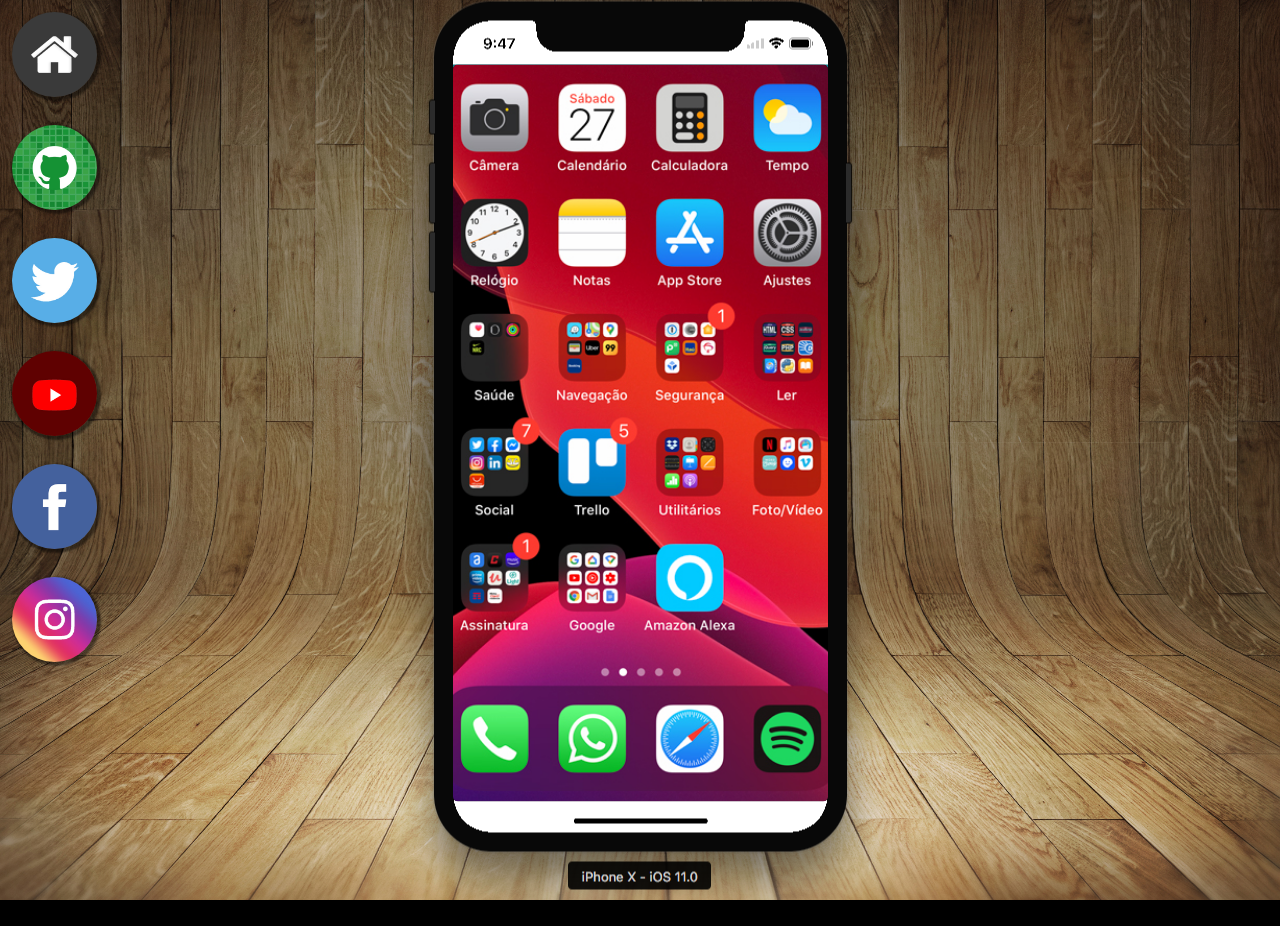
<file: index.html>
<!DOCTYPE html>
<html lang="pt-br">
<head>
    <meta charset="UTF-8">
    <meta name="viewport" content="width=device-width, initial-scale=1.0">
    <title>Projeto Social</title>
    <link rel="shortcut icon" href="favicon.ico" type="image/x-icon">
    <link rel="stylesheet" href="estilos/style.css">
</head>
<body>
   <main>
     <section id="telefone">
        <iframe src="home.html" name="tela" id="tela"frameborder="0">
            seu navegador nao e compativel
        </iframe>
     </section>
    <section id="redes-sociais">
    <a href="home.html"target="tela"><img src="imagens/logo-home.jpg" alt="Home"></a><br>
    <a href="github.html"target="tela"><img src="imagens/logo-github.jpg" alt="github"></a><br>
    <a href="twitter.html"target="tela"><img src="imagens/logo-twitter.jpg" alt="twitter"></a><br>
    <a href="youtube.html"target="tela"><img src="imagens/logo-youtube.jpg" alt="youtube"></a><br>
    <a href="facebook.html"target="tela"><img src="imagens/logo-facebook.jpg" alt="facebook"></a><br>
    <a href="instagram.html"target="tela"><img src="imagens/logo-instagram.jpg" alt="instagram"></a><br>
    </section>
</main>    
</body>
</html>
</file>
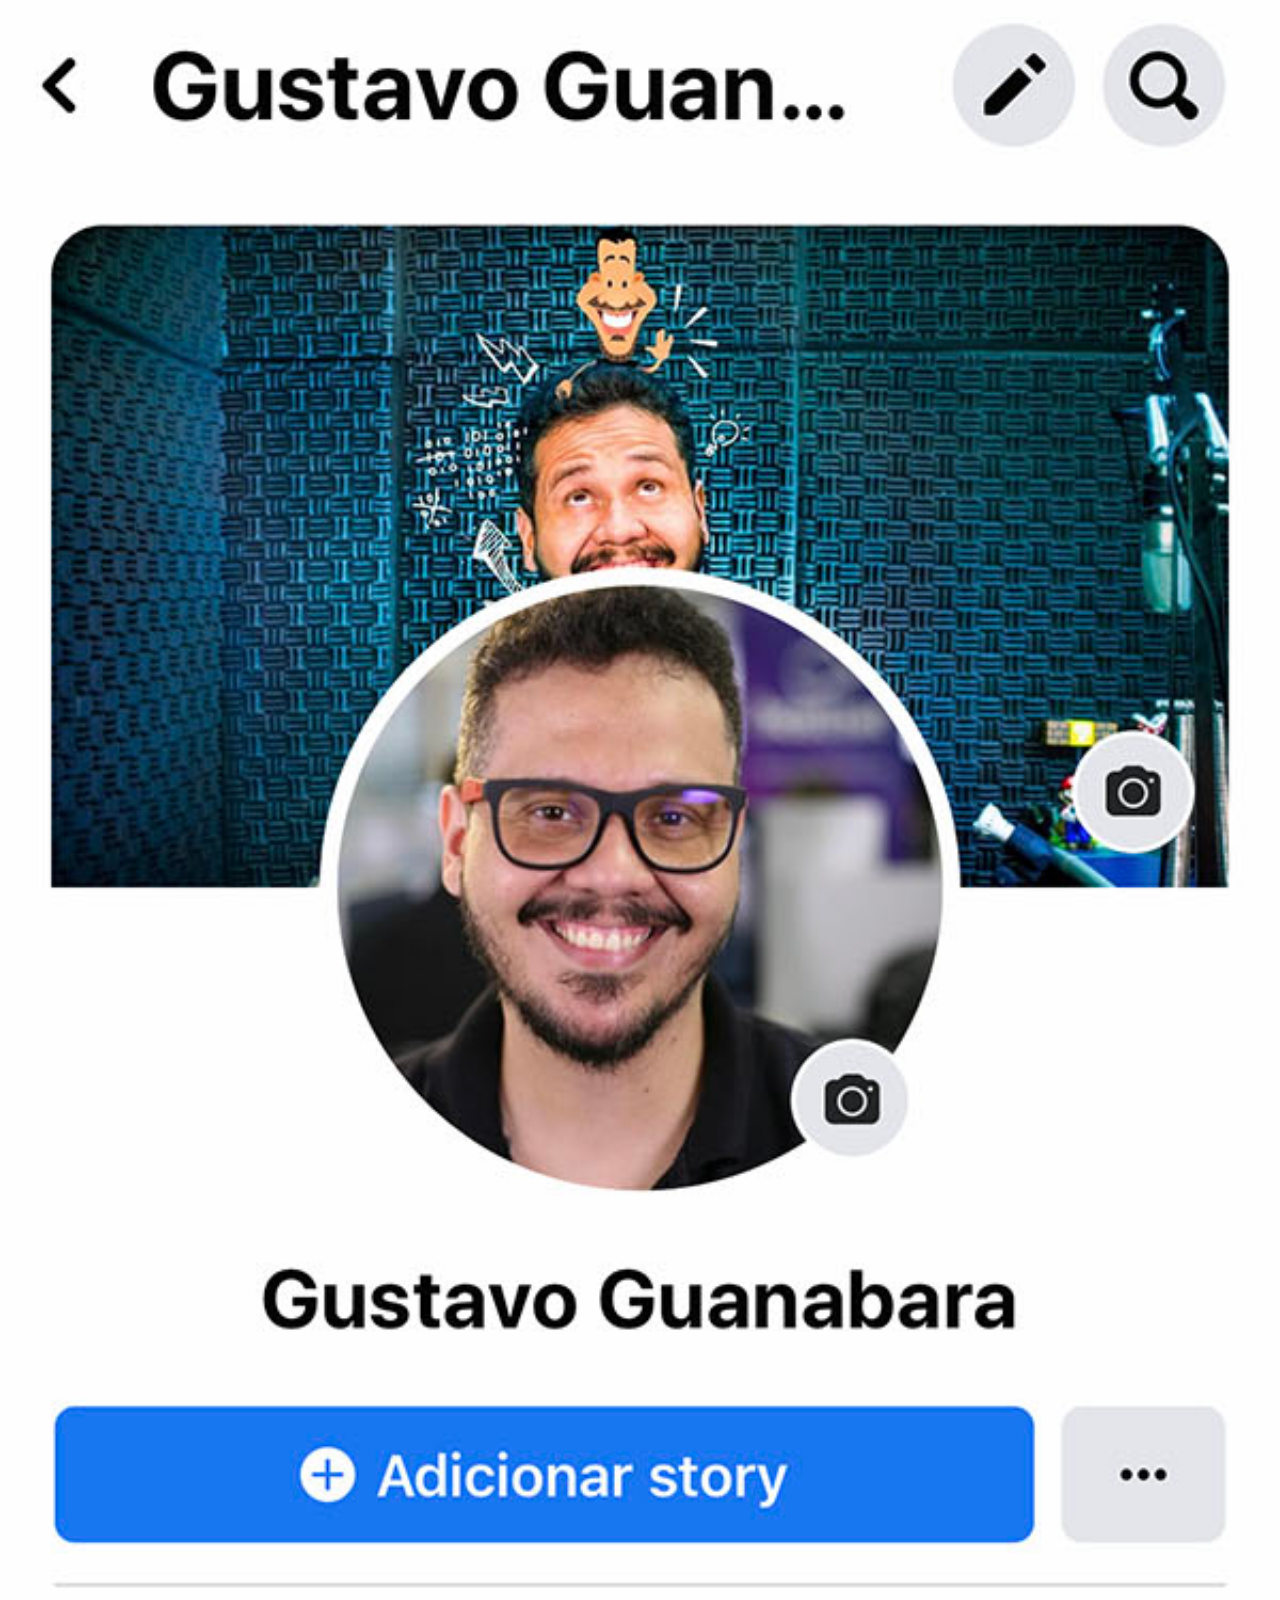
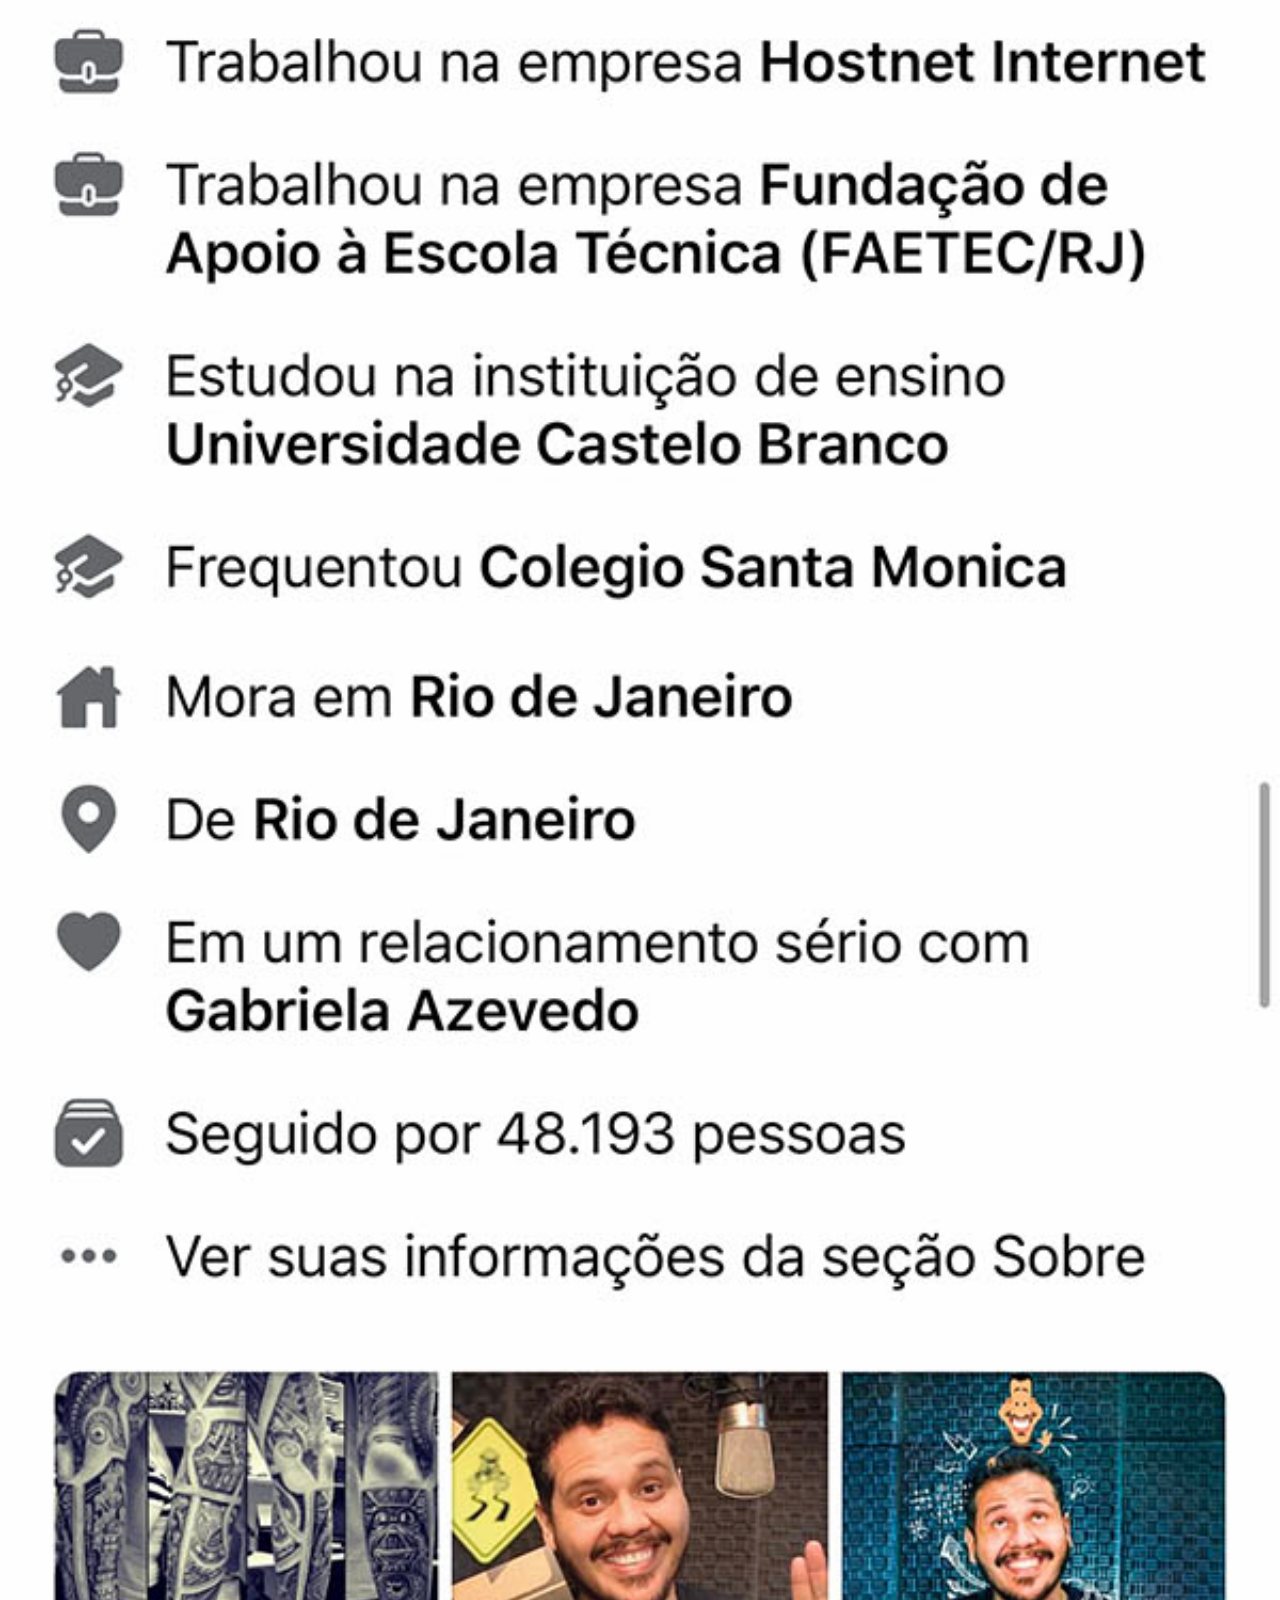
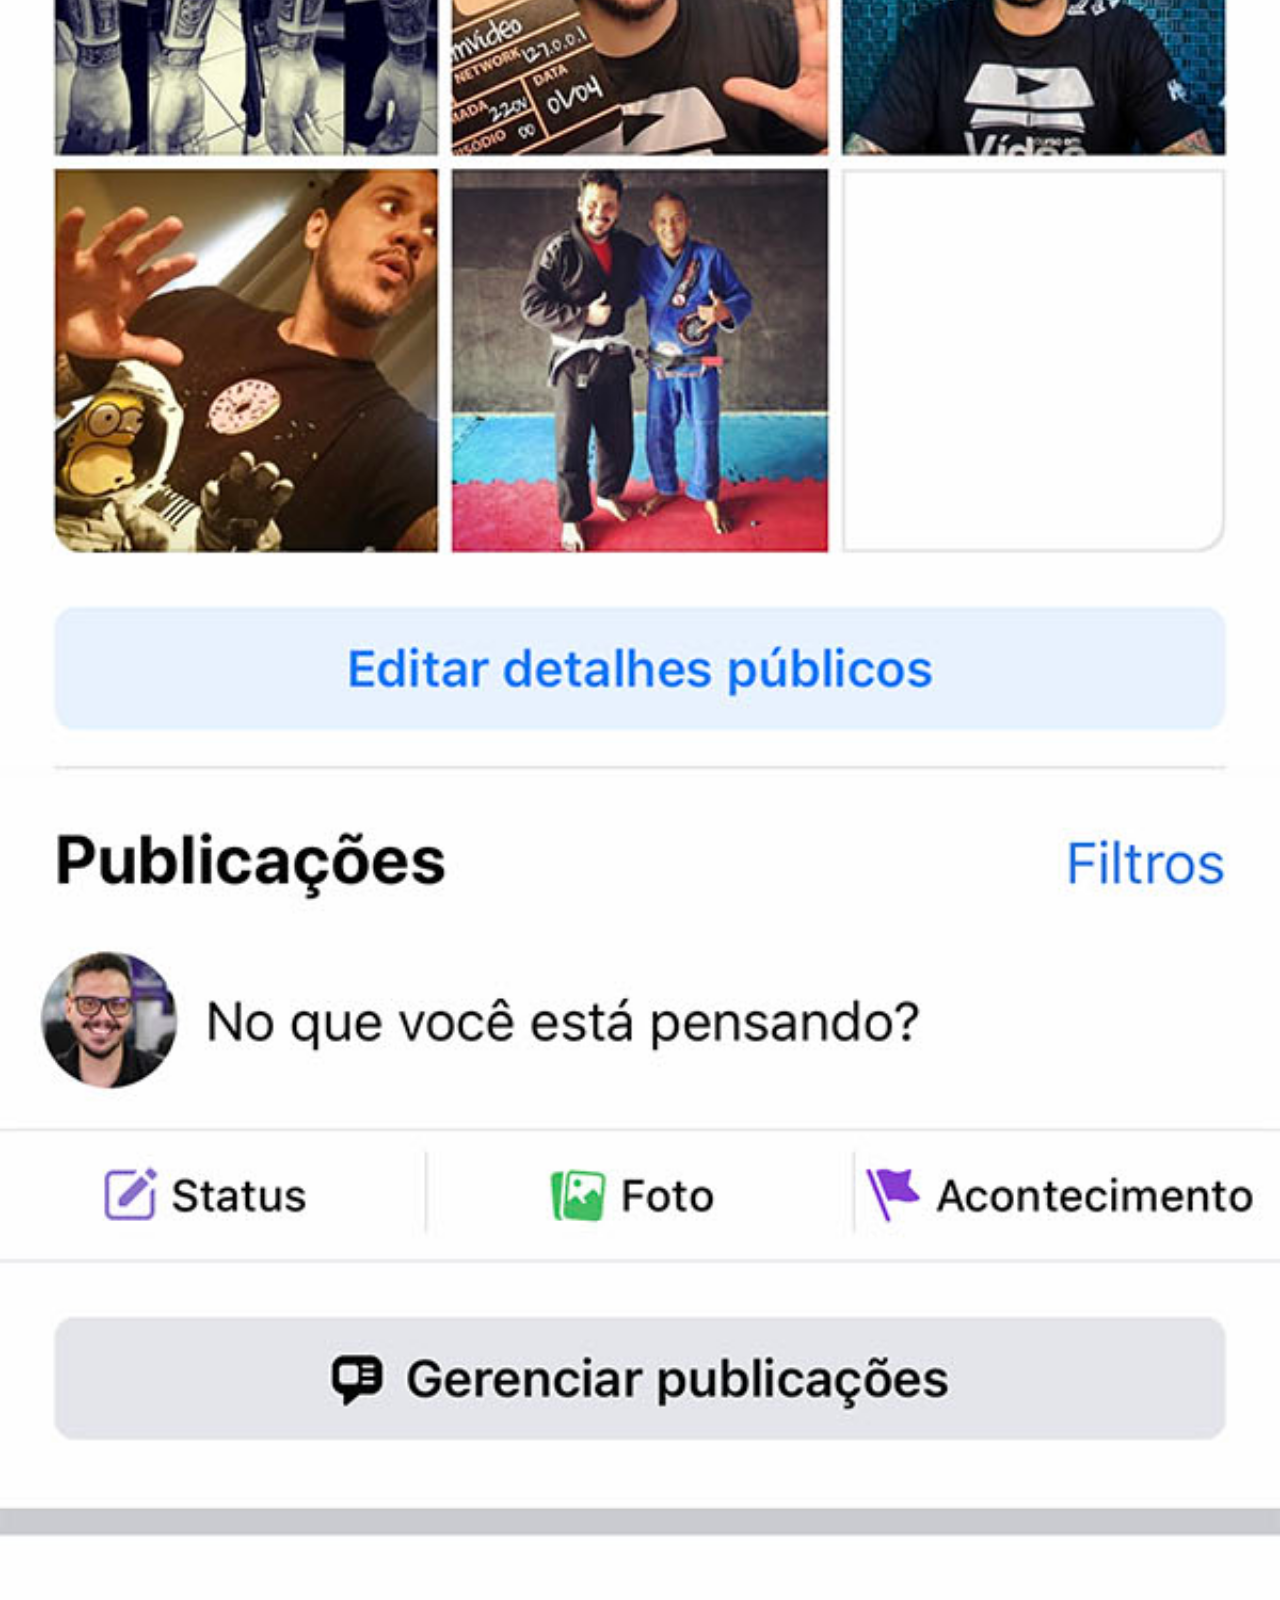
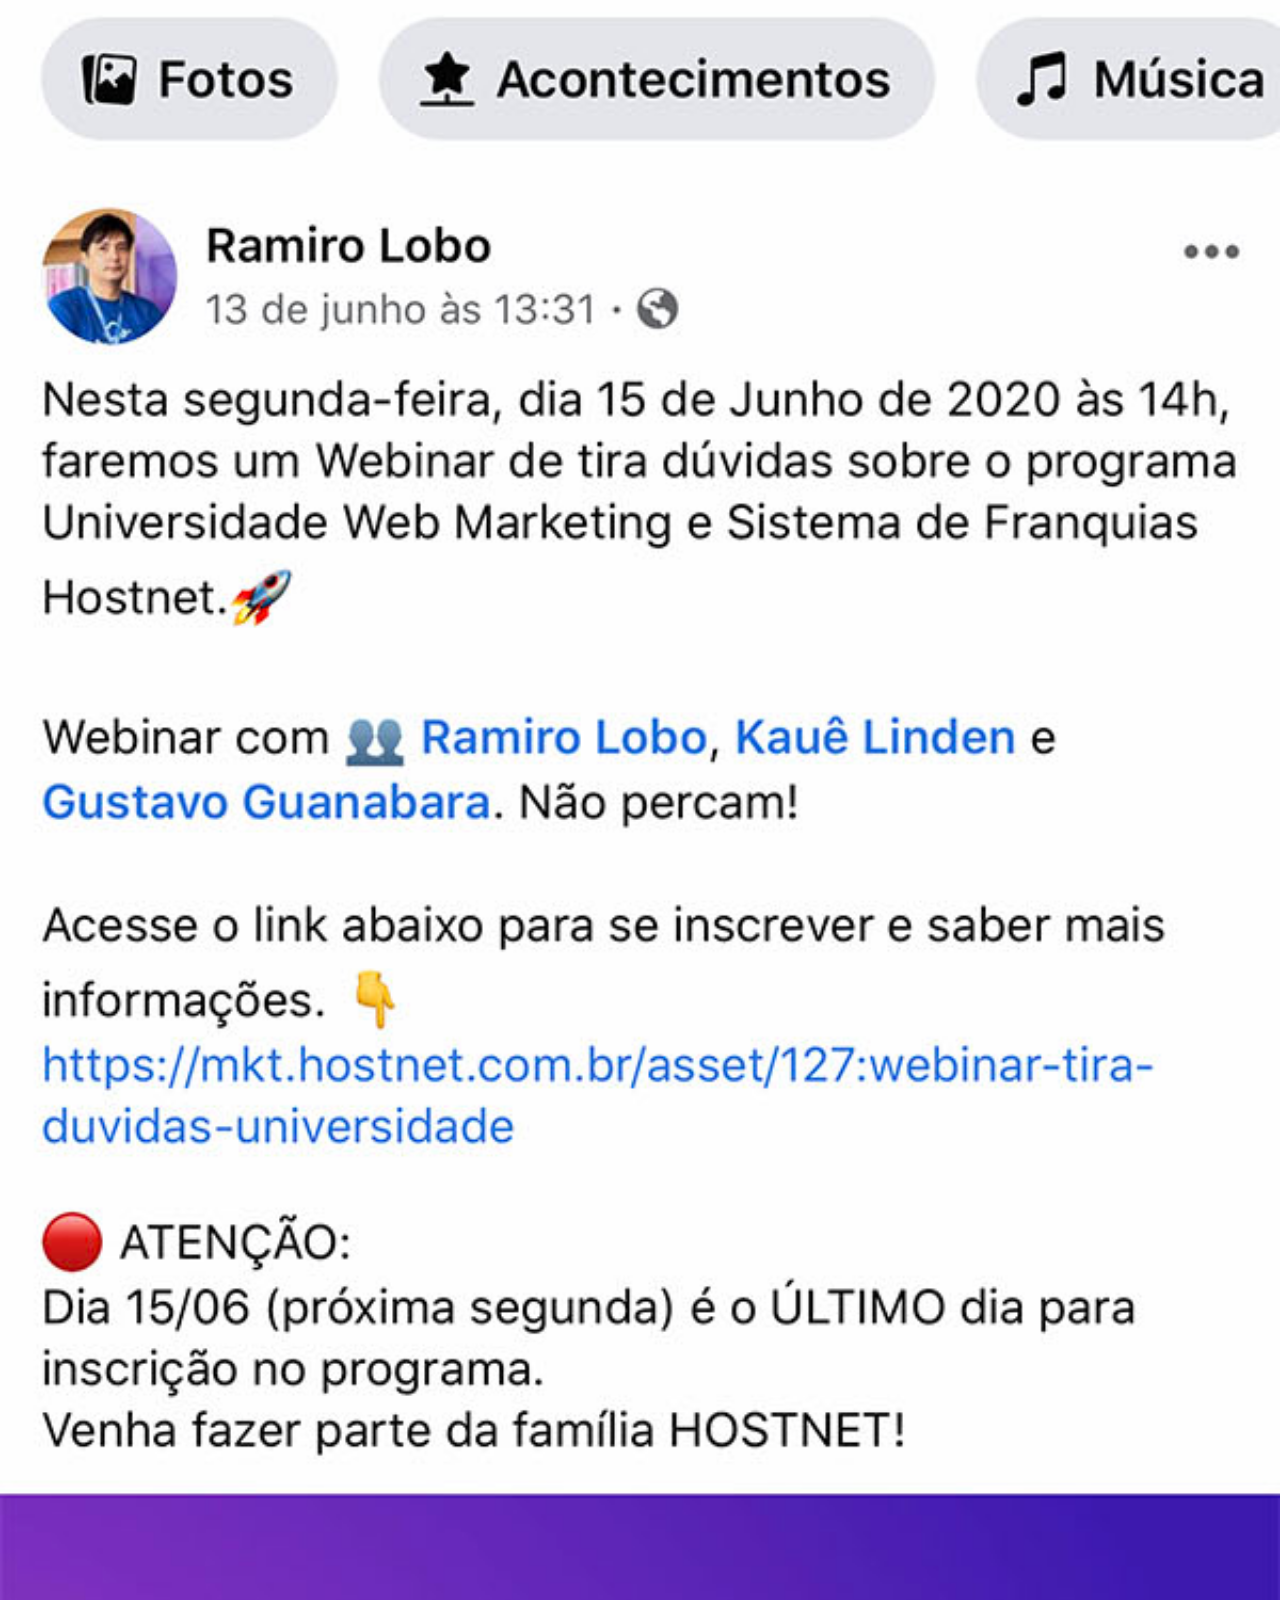
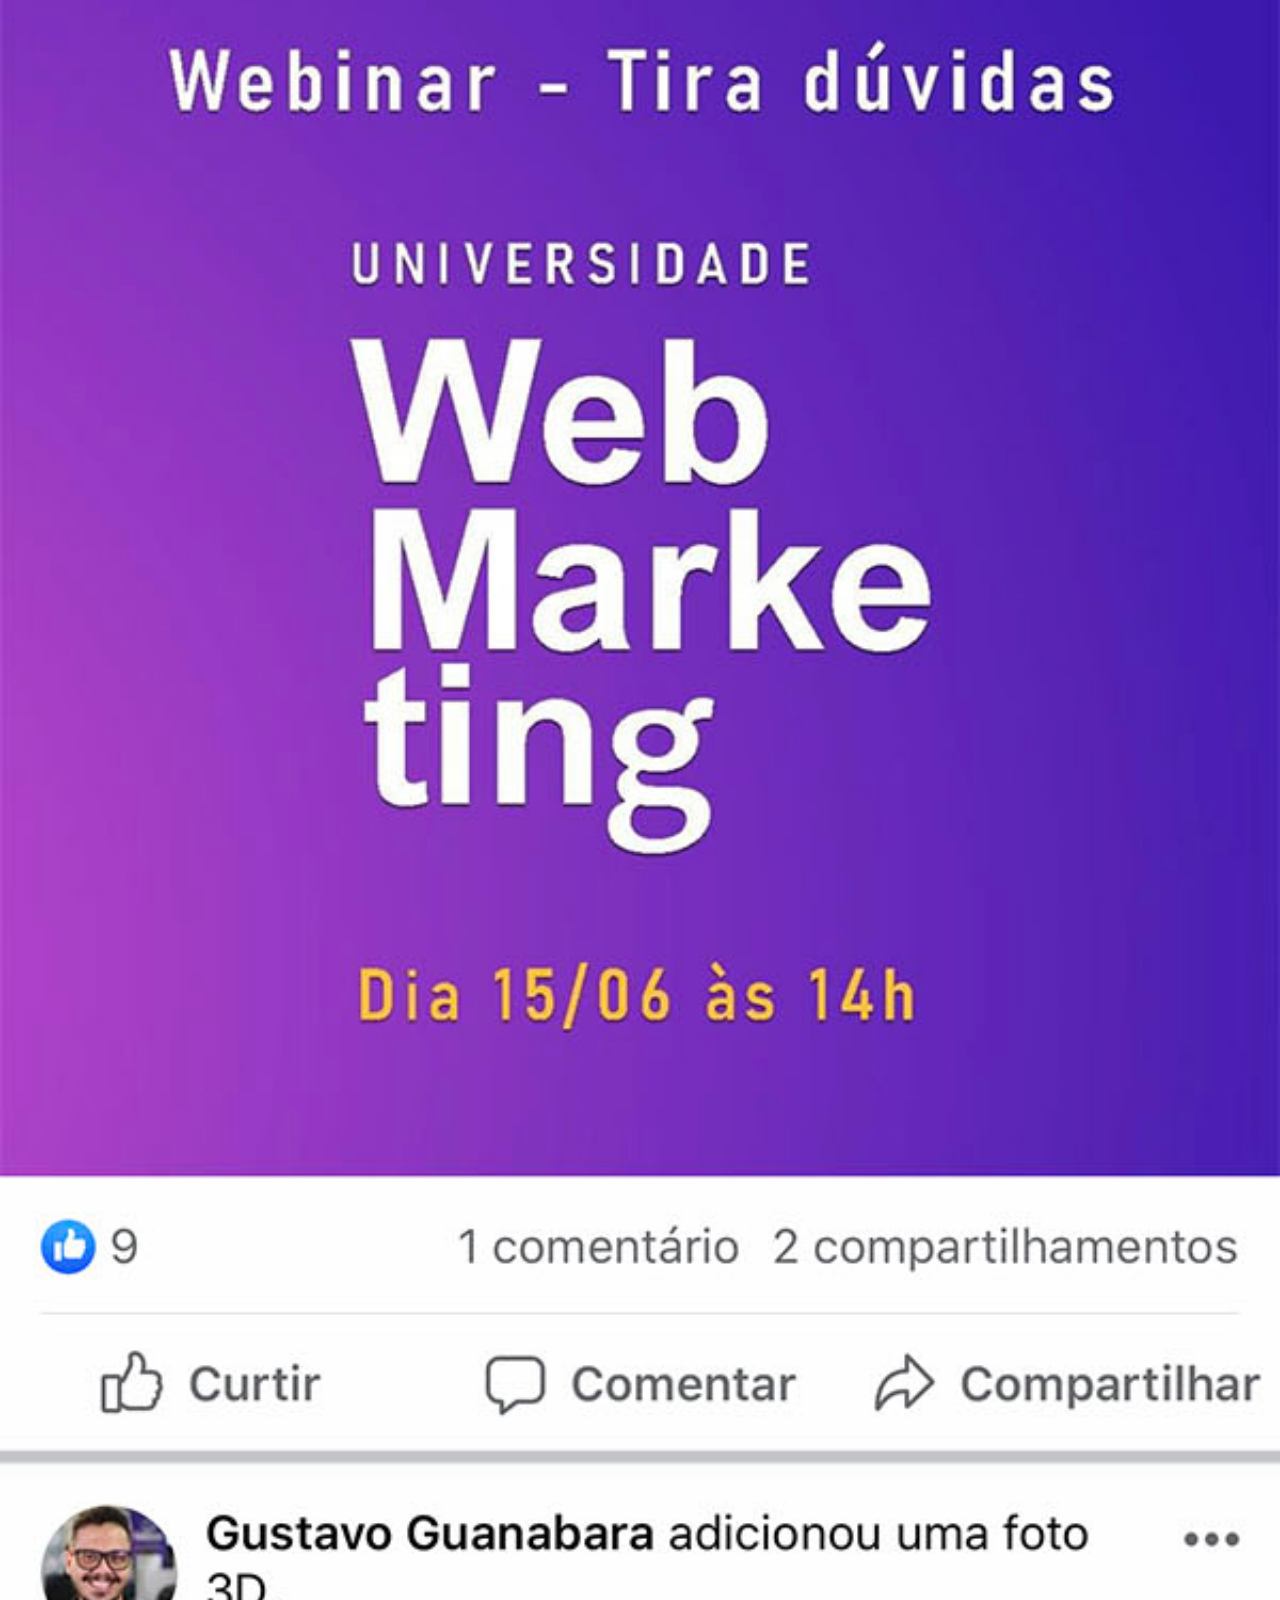
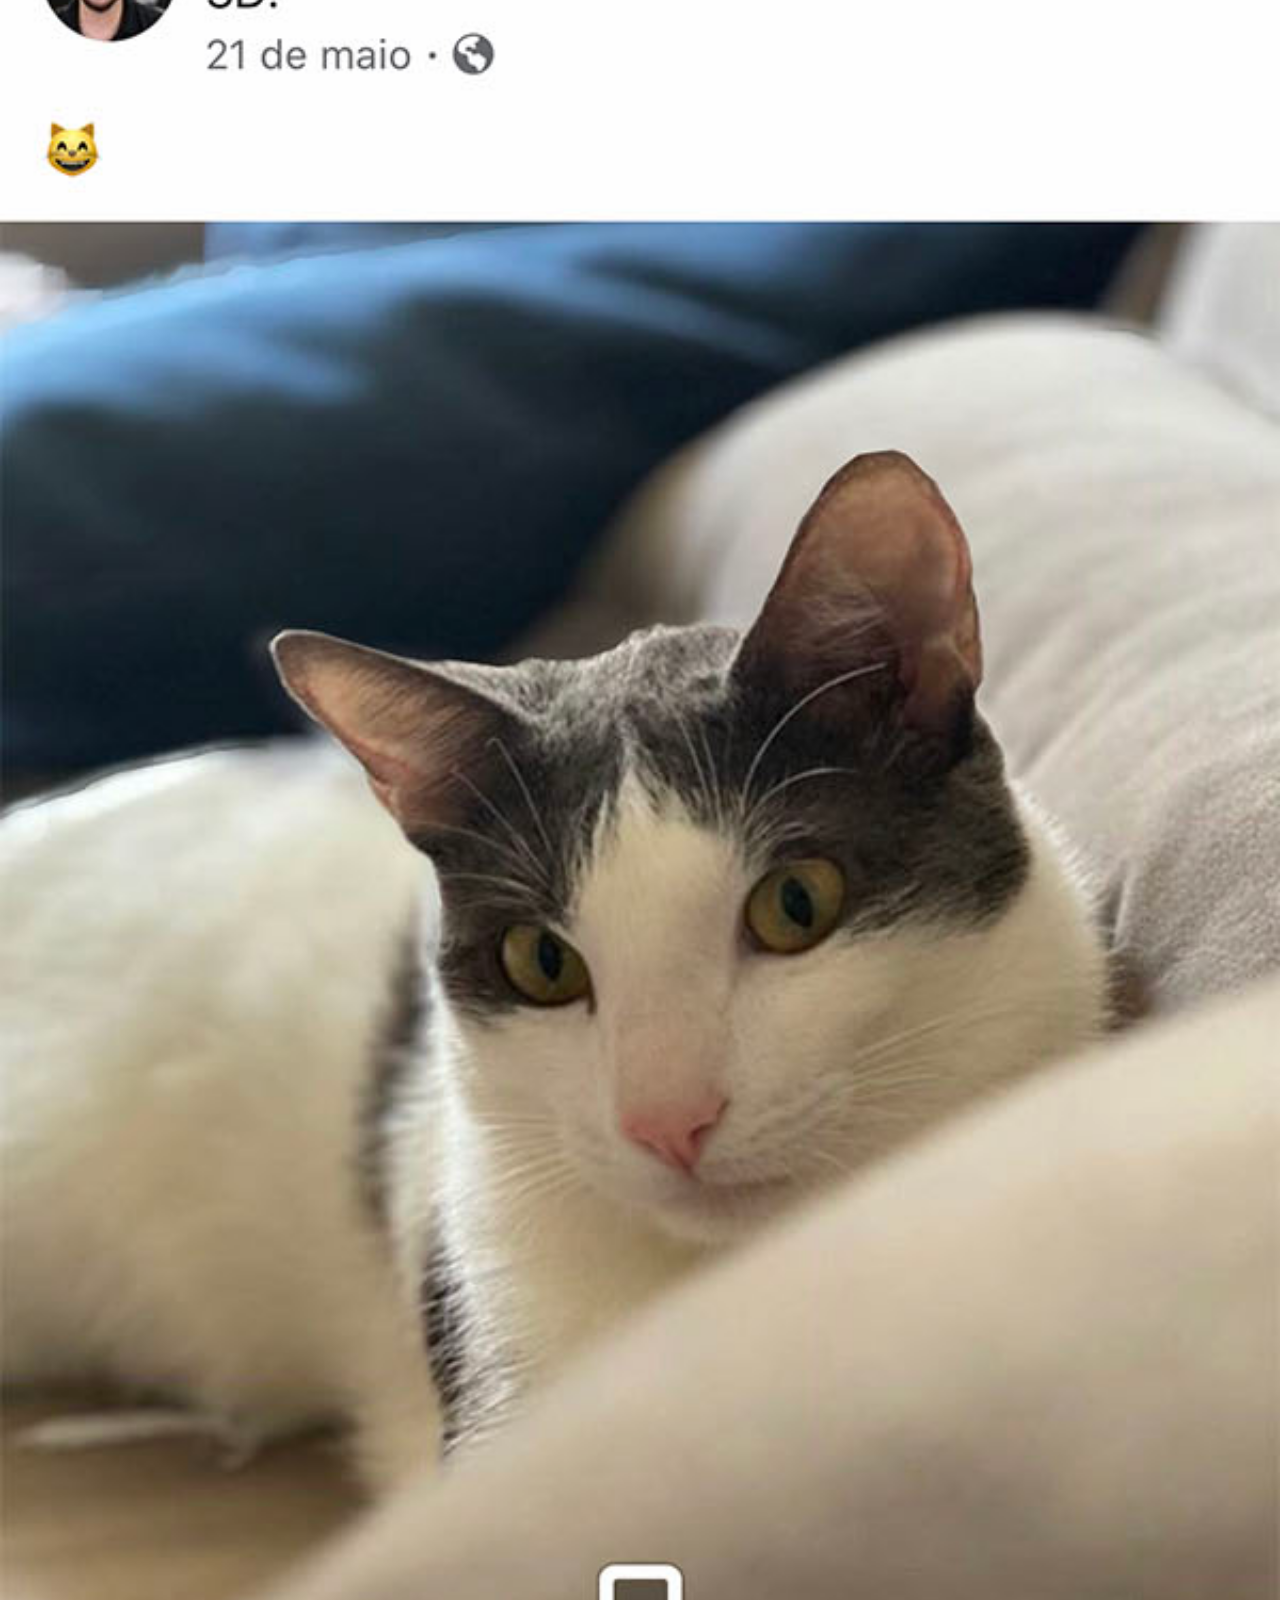
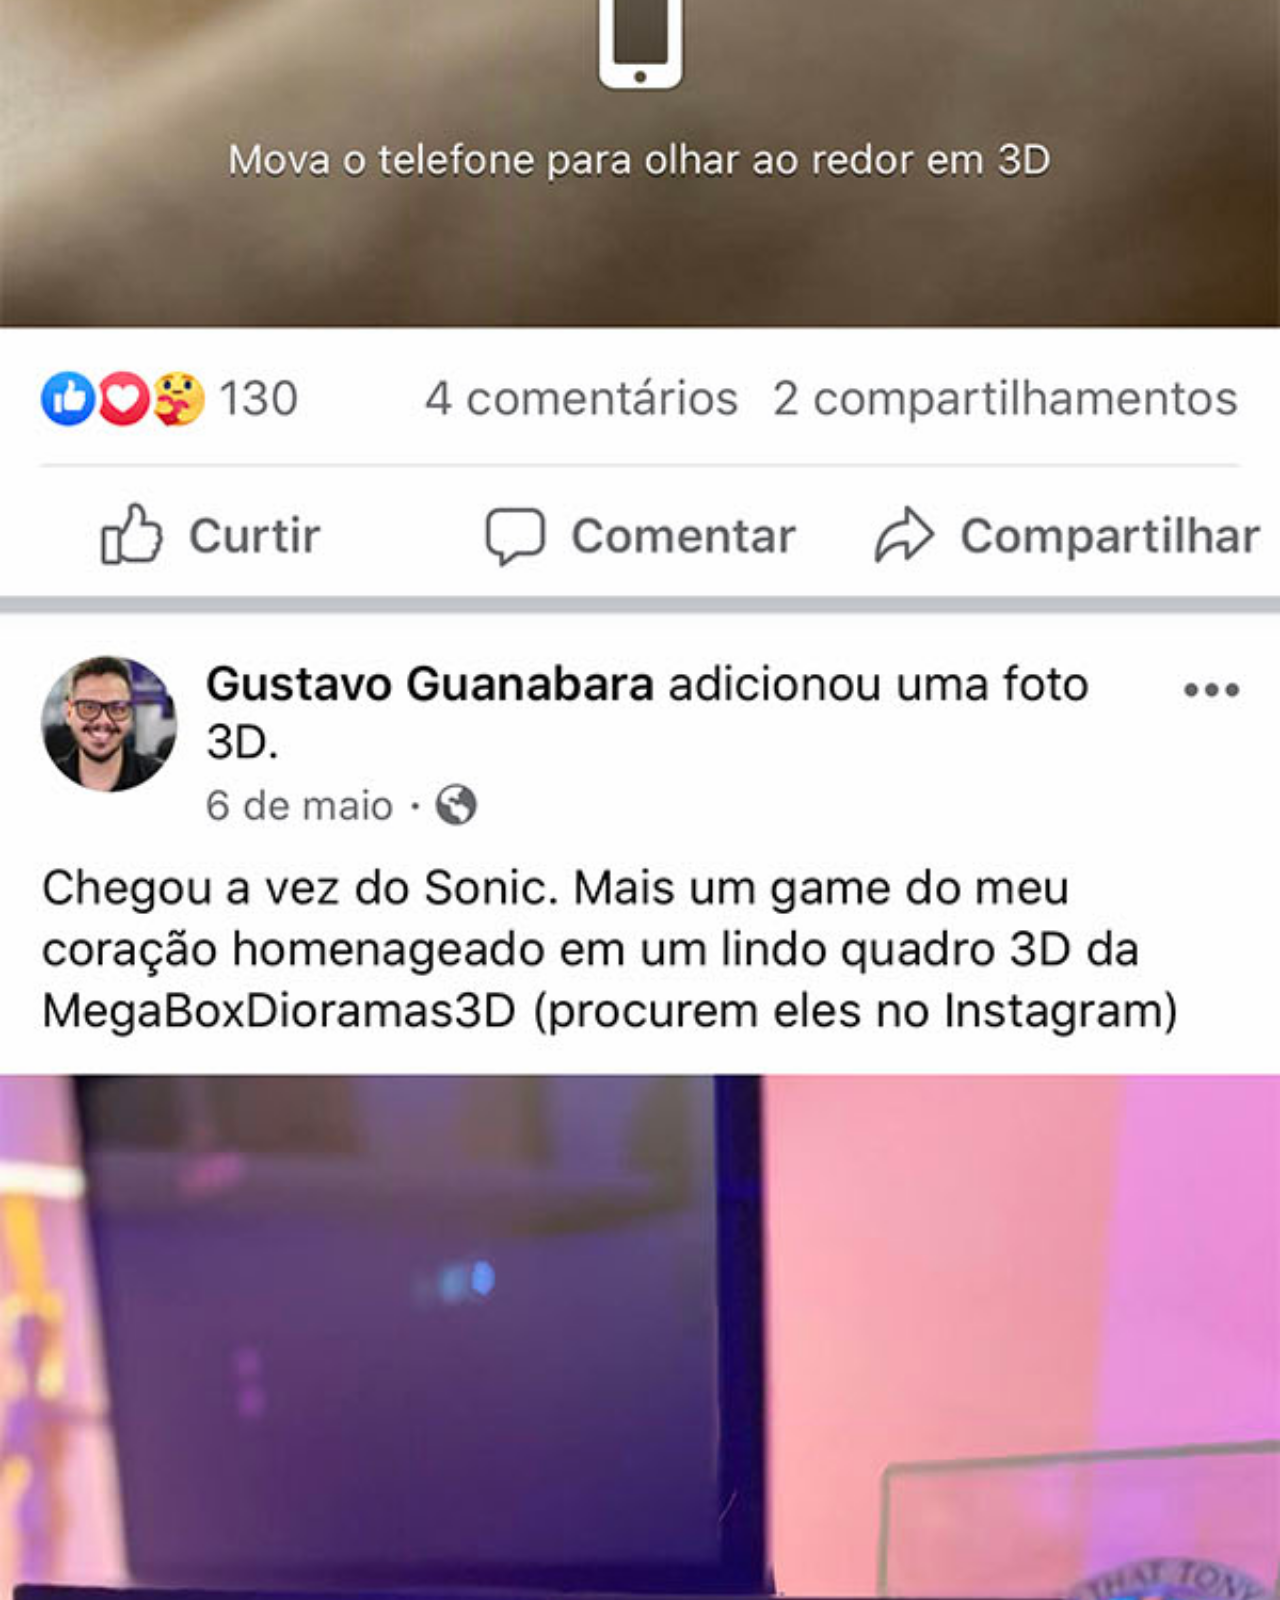
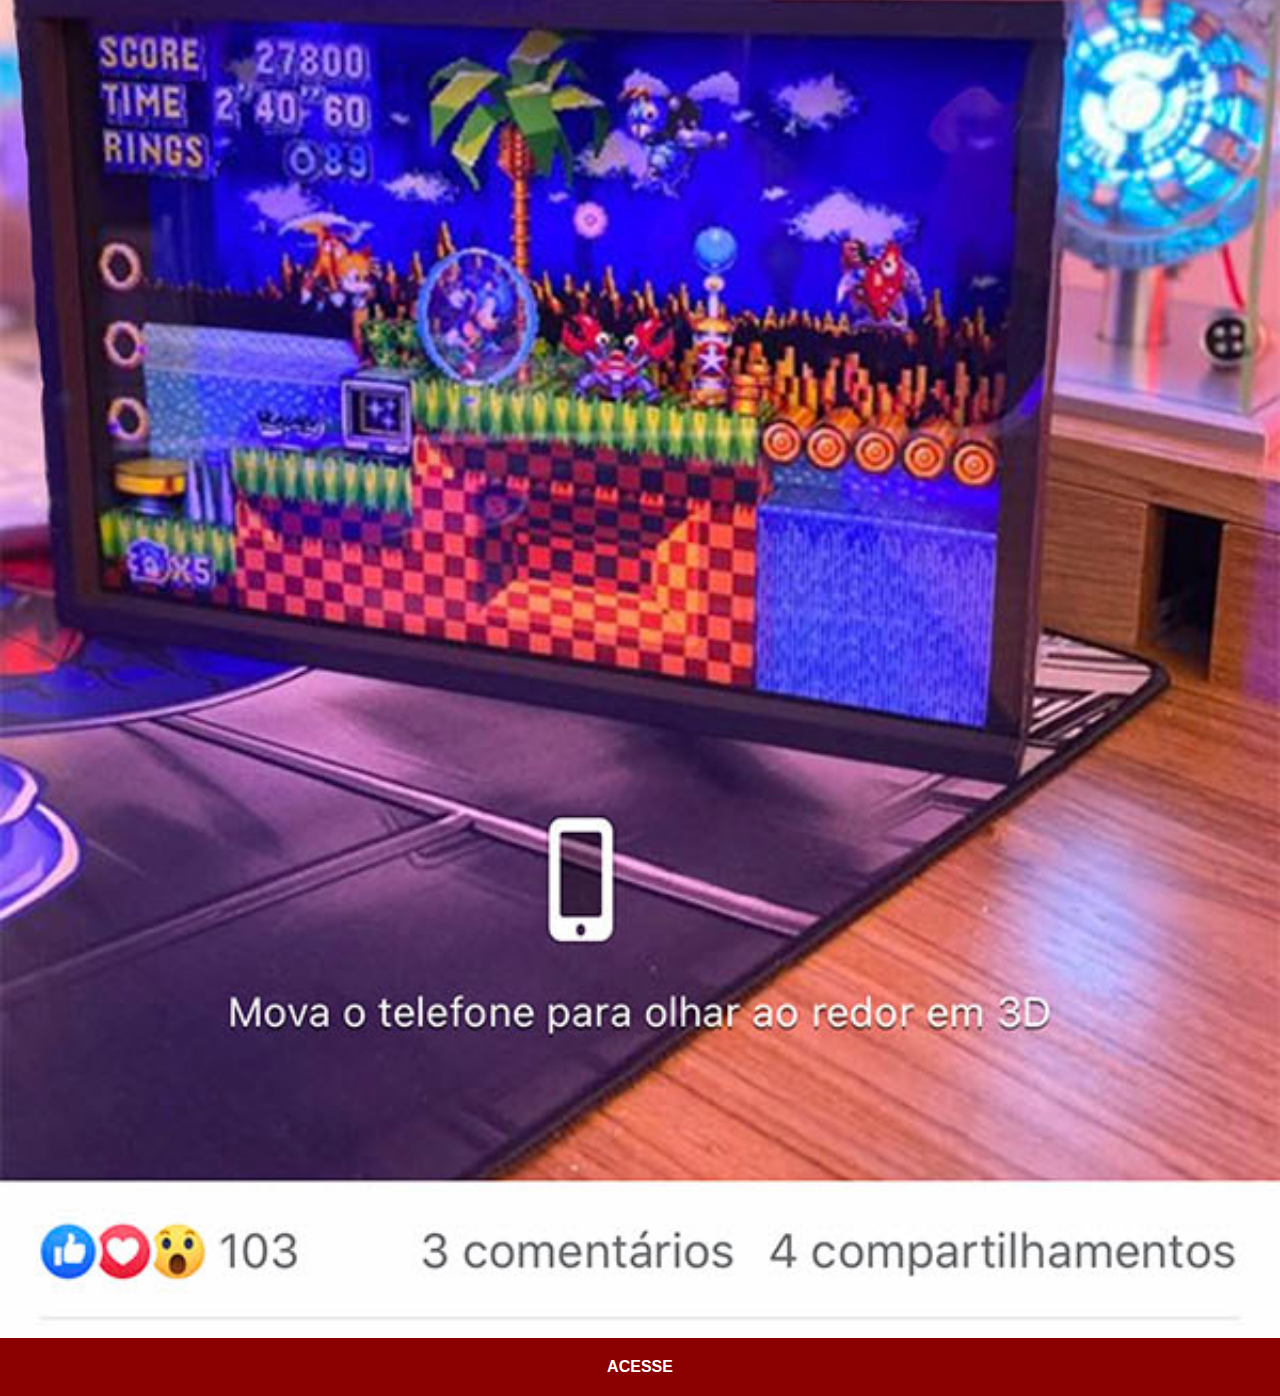
<file: facebook.html>
<!DOCTYPE html>
<html lang="pt-br">
<head>
    <meta charset="UTF-8">
    <meta name="viewport" content="width=device-width, initial-scale=1.0">
    <title>facebook</title>
    <link rel="stylesheet" href="estilos/social.css">
</head>
<body>
    <img src="imagens/tela-facebook.jpg" alt="facebook">
    <a href="https://www.facebook.com/gustavoguanabara/" target="_blank">ACESSE</a>
</body>
</html>
</file>
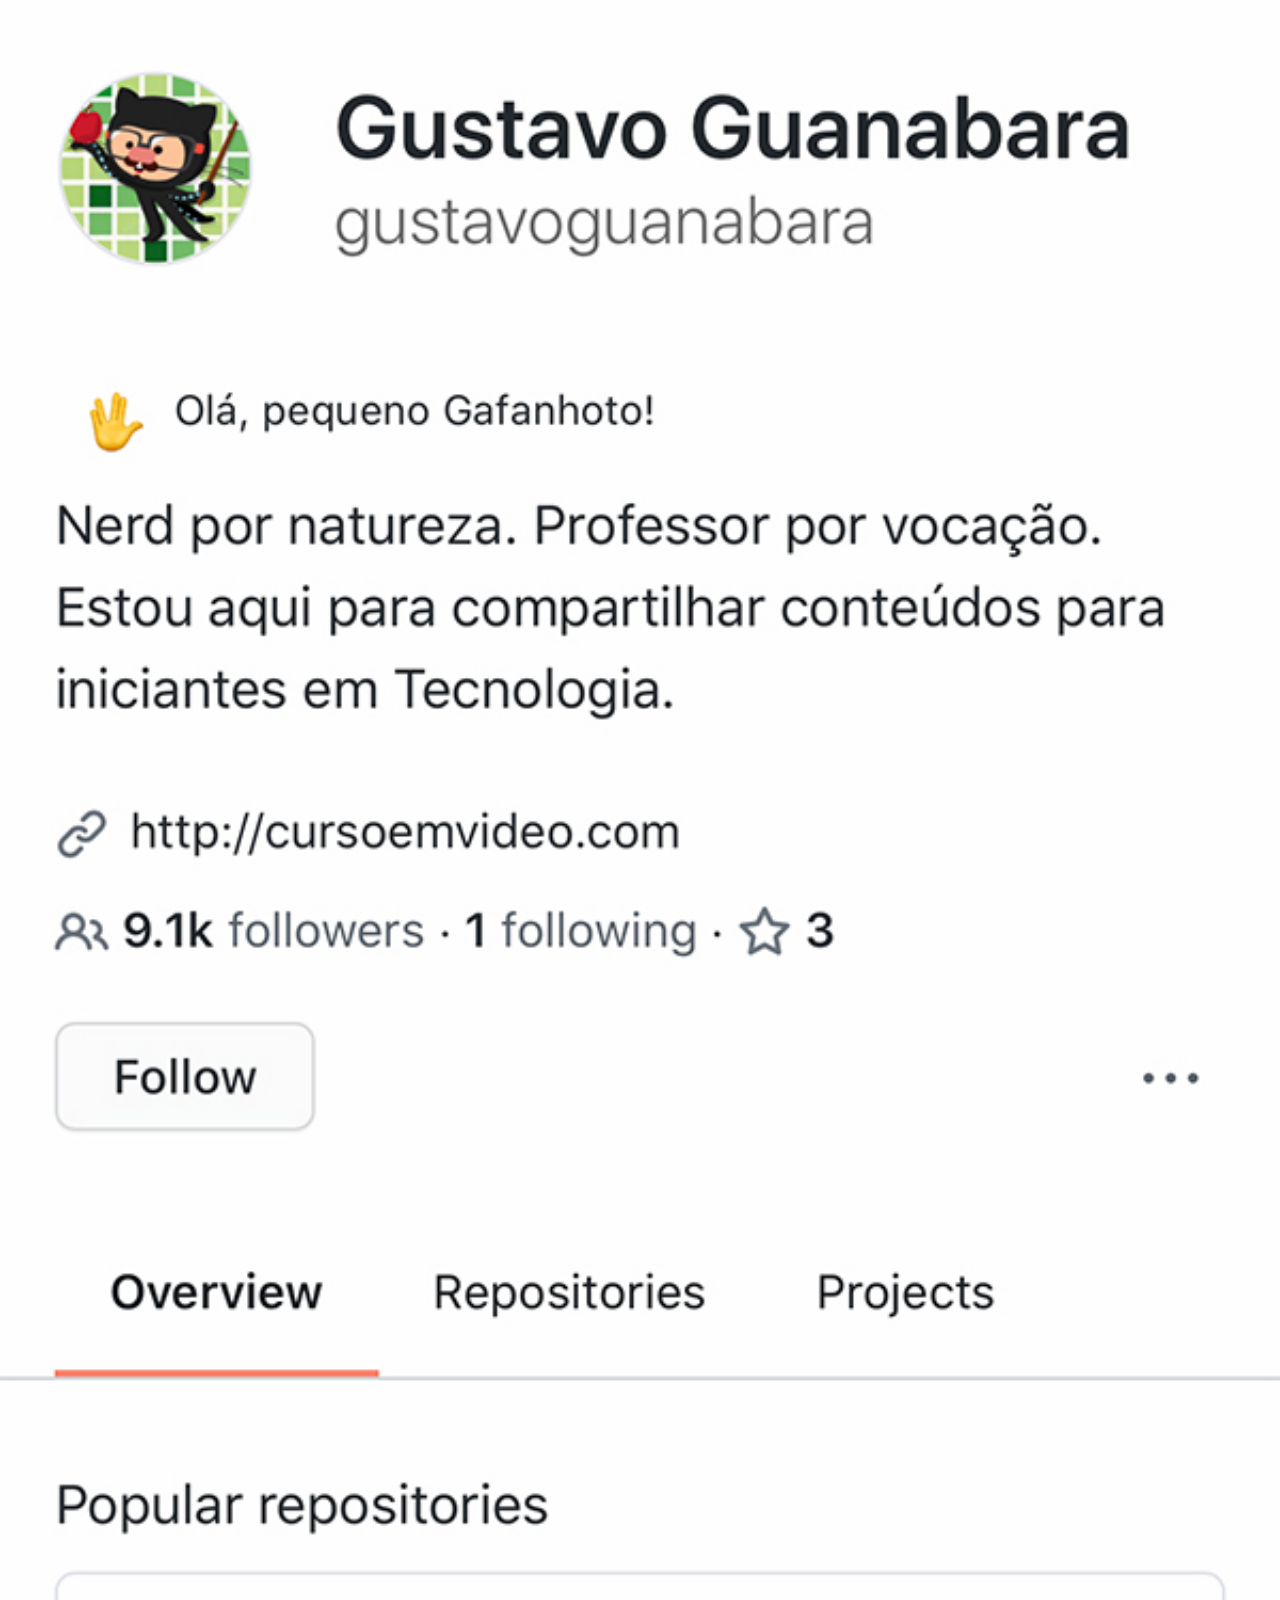
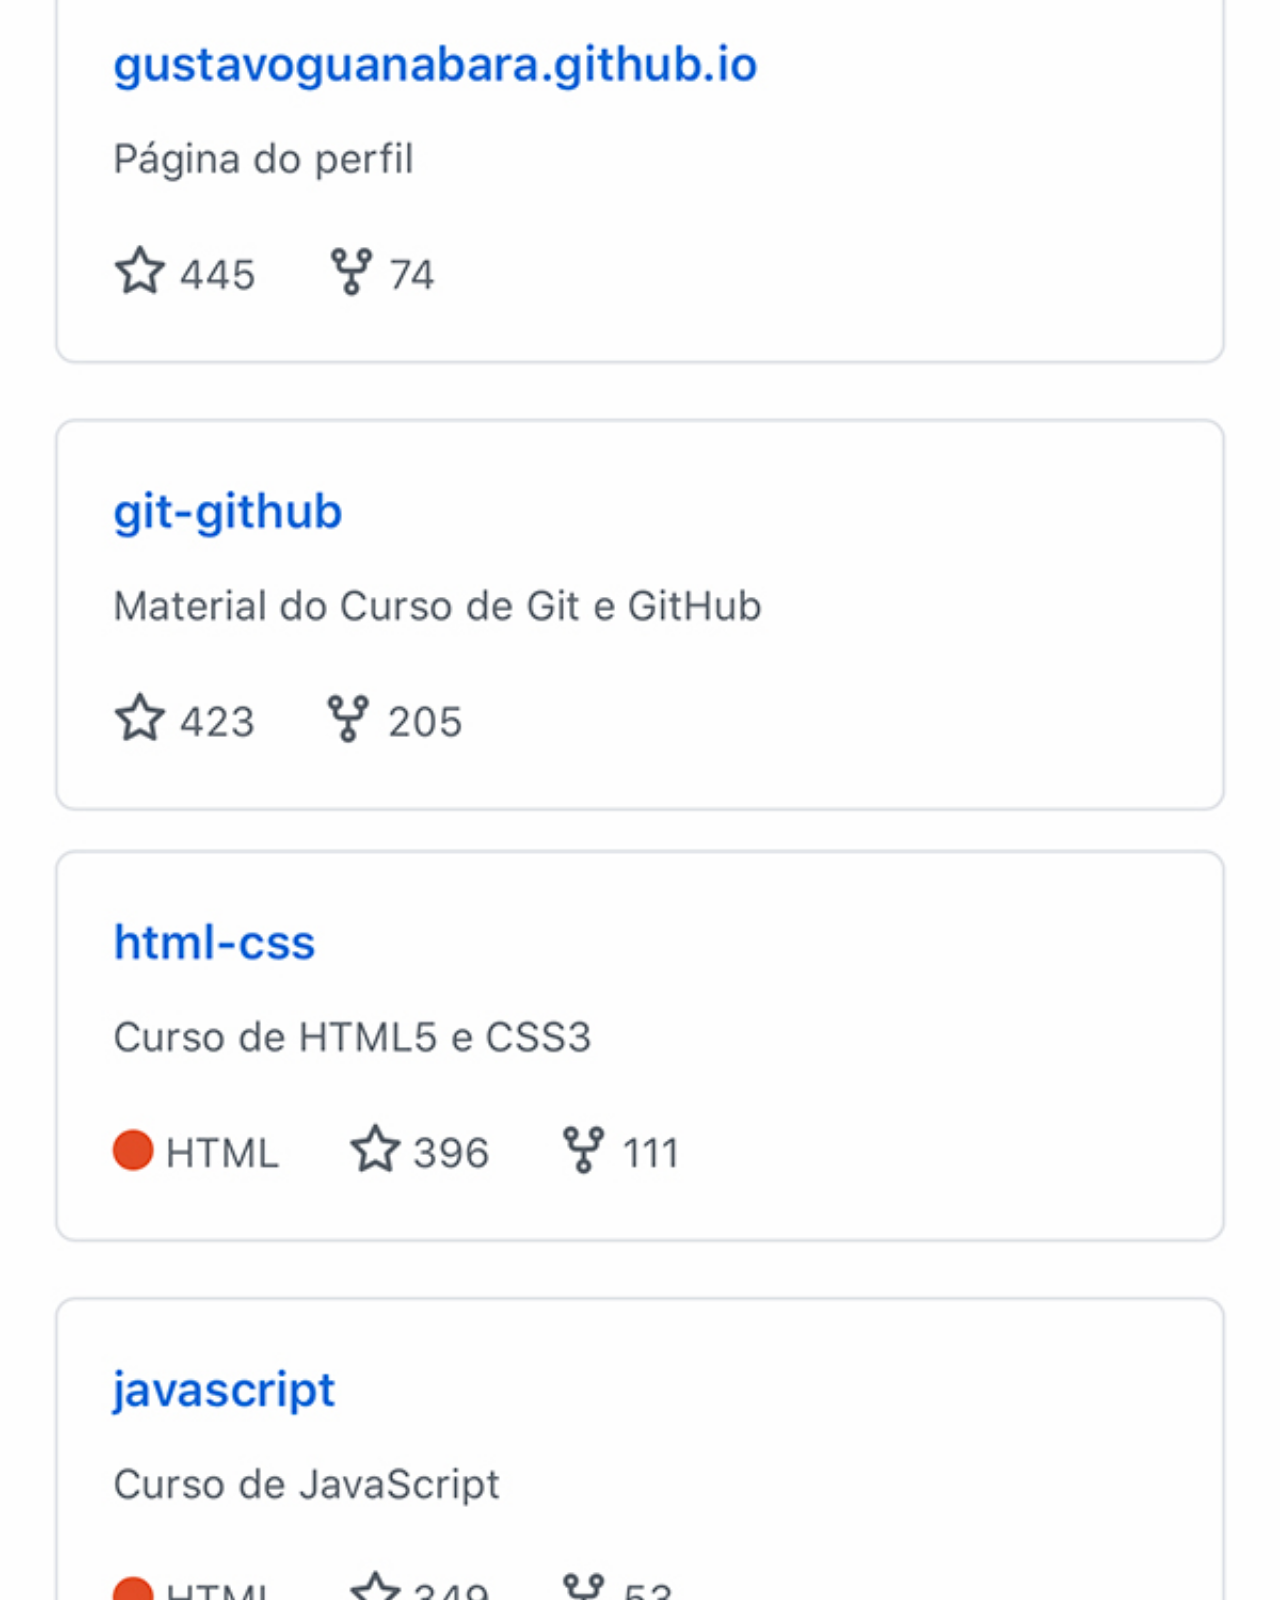
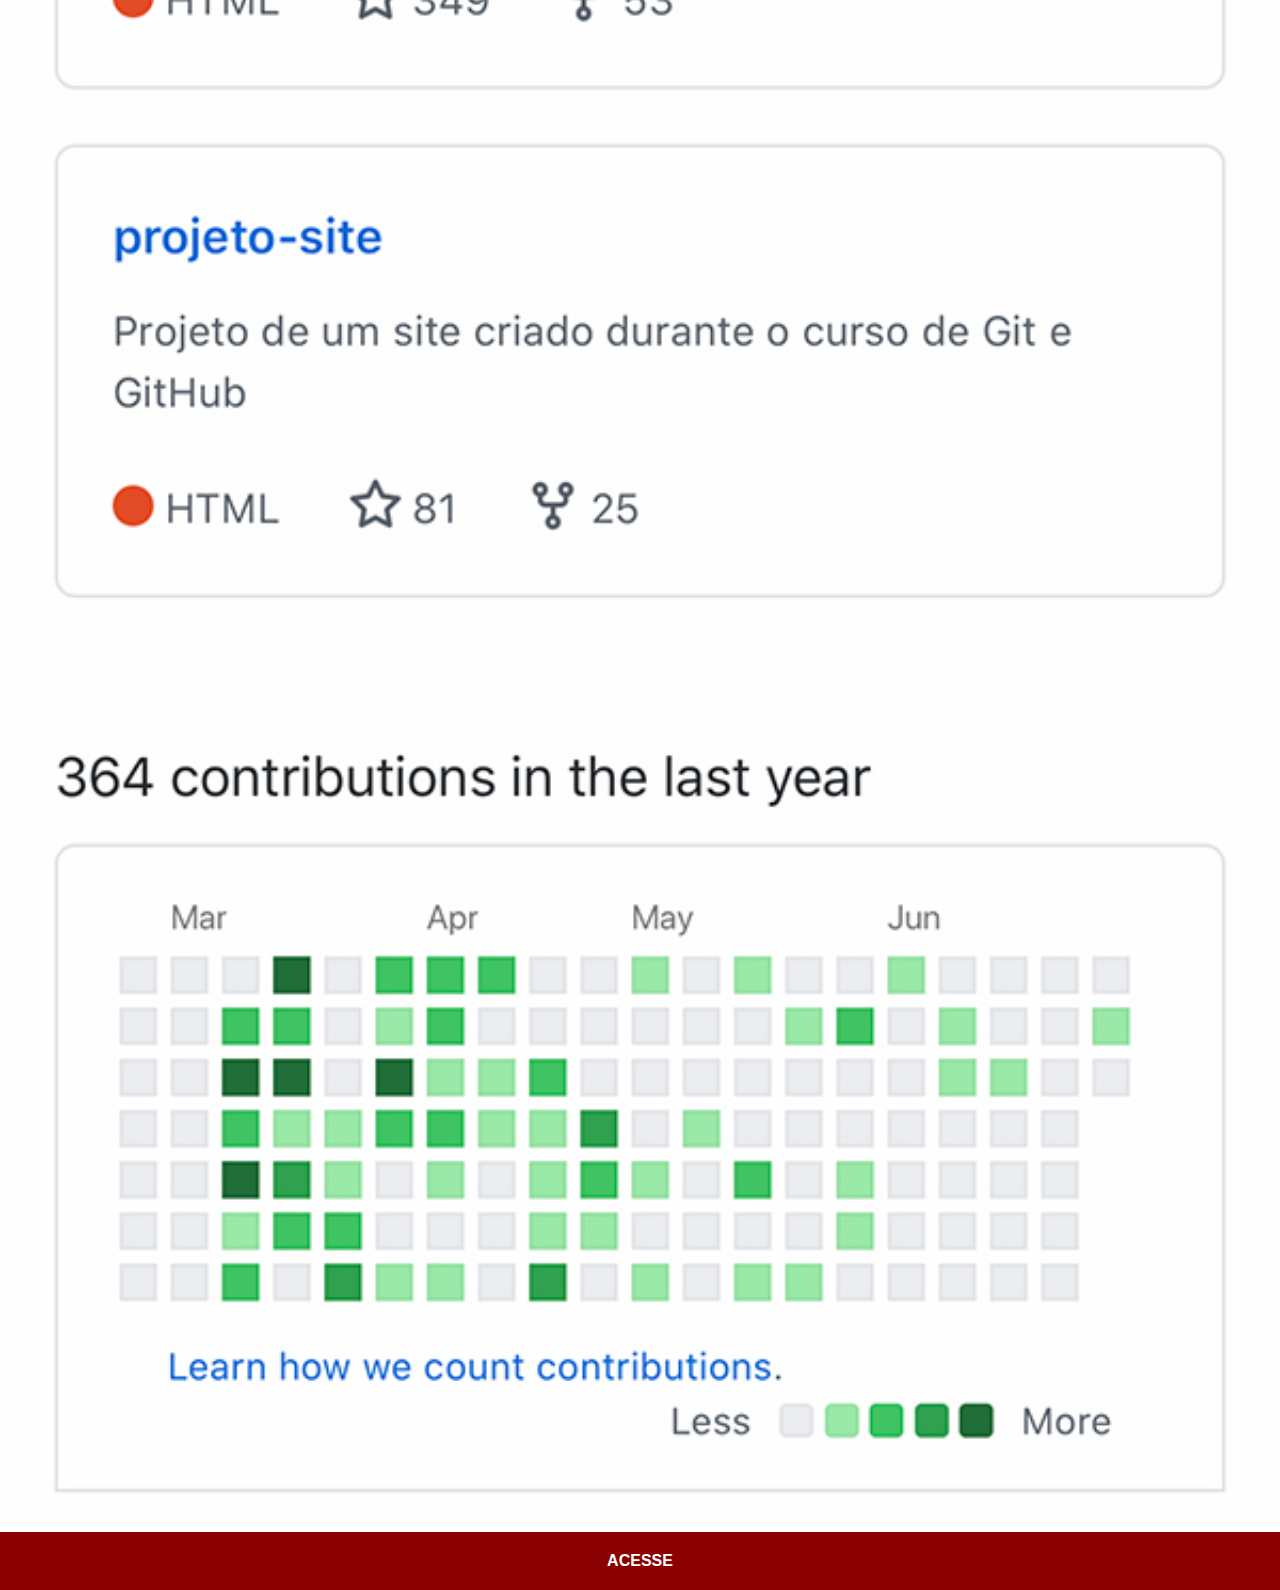
<file: github.html>
<!DOCTYPE html>
<html lang="pt-br">
<head>
    <meta charset="UTF-8">
    <meta name="viewport" content="width=device-width, initial-scale=1.0">
    <title>github</title>
    <link rel="stylesheet" href="estilos/social.css">
</head>
<body>
    <img src="imagens/tela-github.jpg" alt="github">
    <a href="https://github.com/gustavoguanabara/gustavoguanabara.github.io" target="_blank">ACESSE</a>
</body>
</html>
</file>
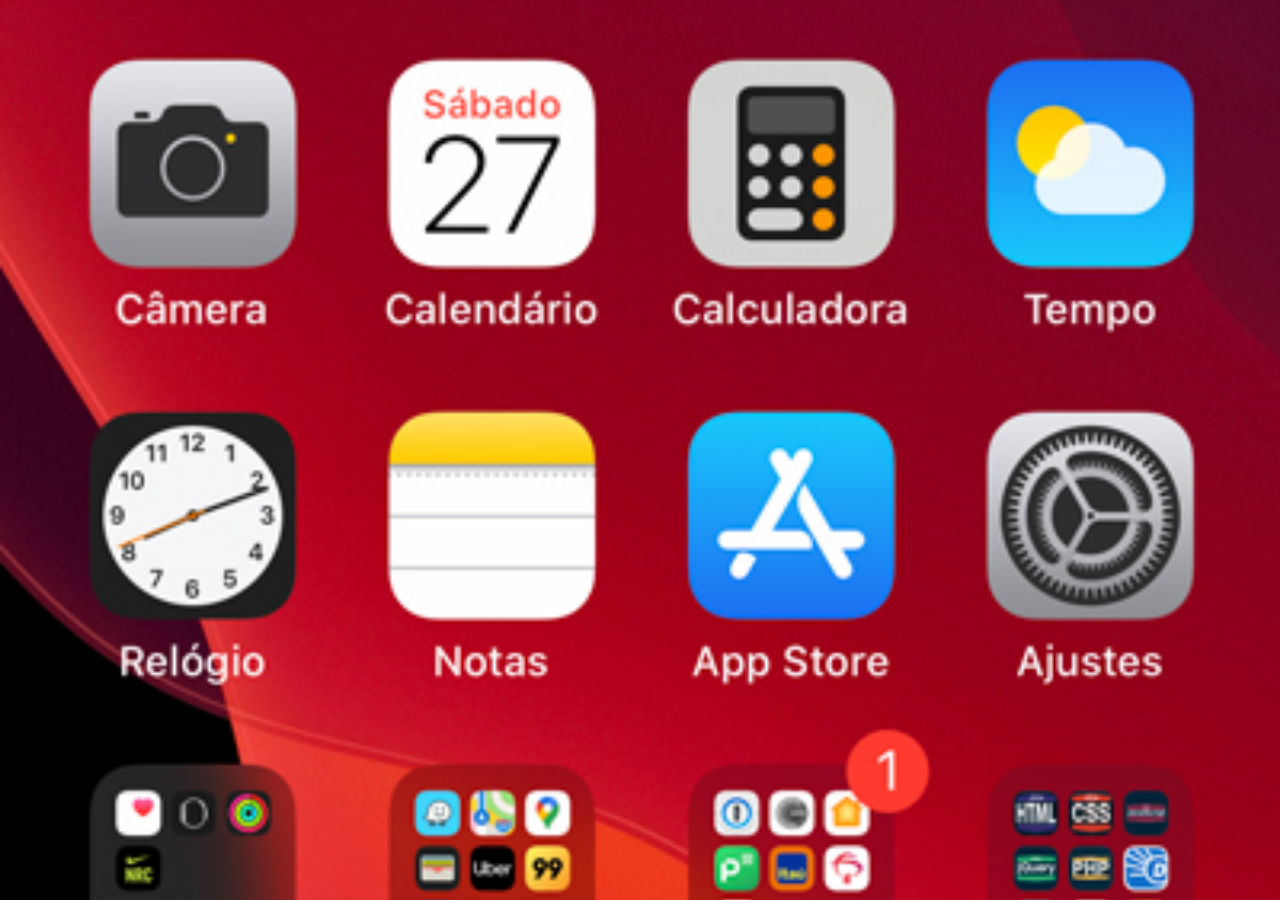
<file: home.html>
<!DOCTYPE html>
<html lang="pt-br">
<head>
    <meta charset="UTF-8">
    <meta name="viewport" content="width=device-width, initial-scale=1.0">
    <title>Home</title>
</head>
<style>
    *{
        margin: 0%;
        padding: 0%;
    }
    body{
        width: 100vw;
        height: 100vh;
        background: black url('imagens/tela-home.jpg')no-repeat top center;
        background-size: cover;
        
    
    }
</style>
<body>
    
</body>
</html>
</file>
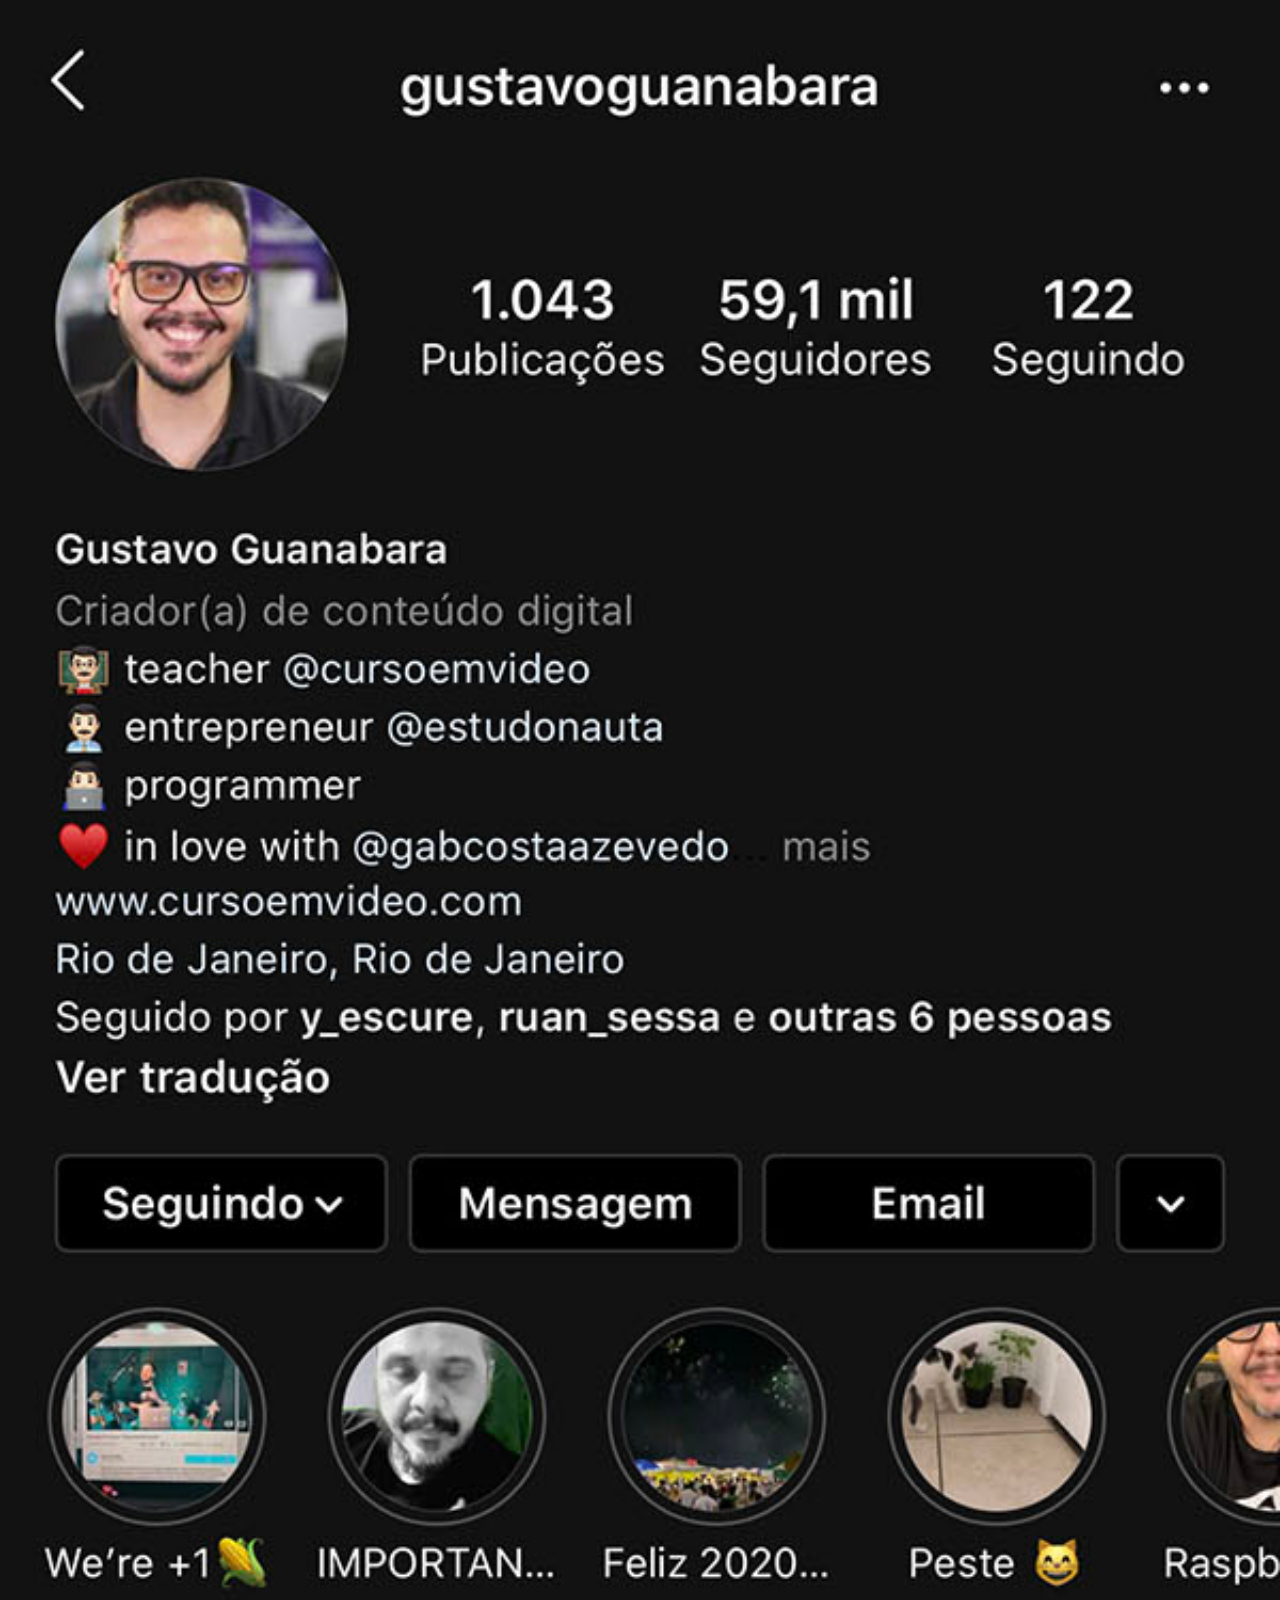
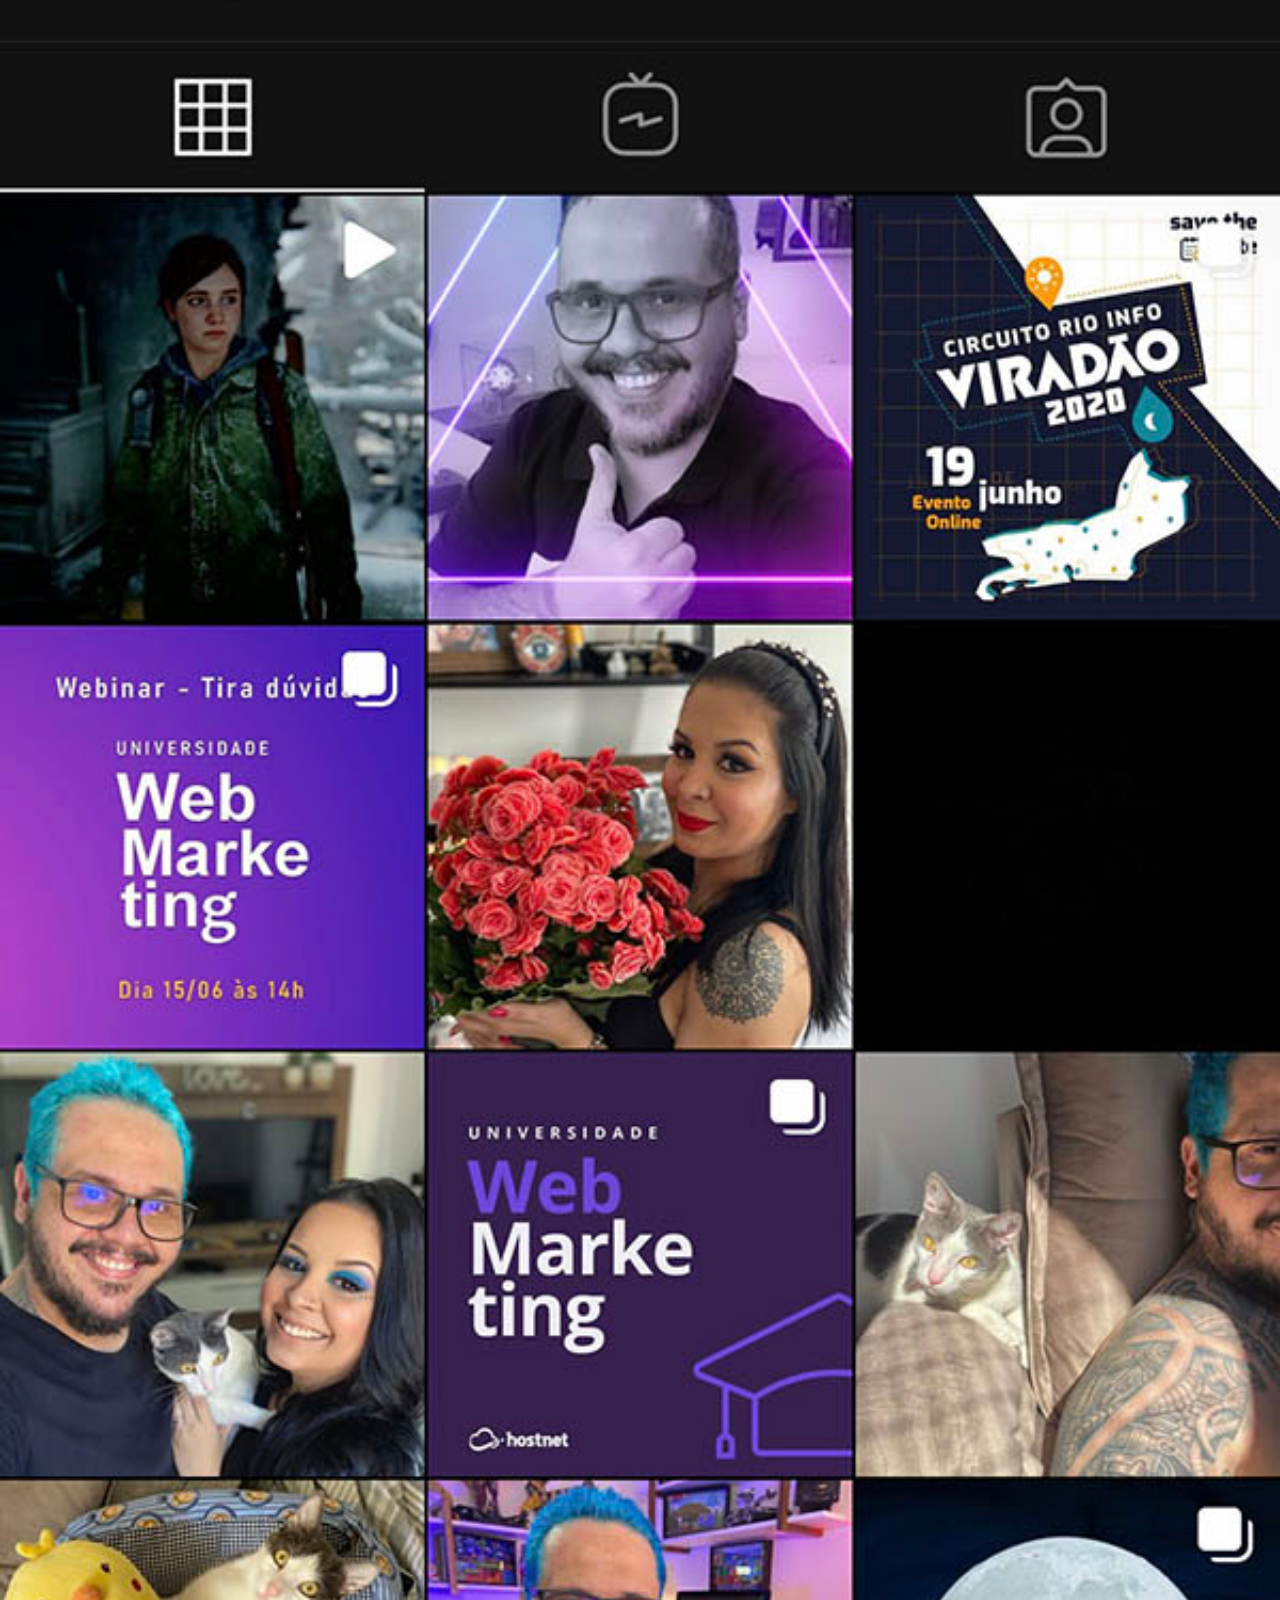
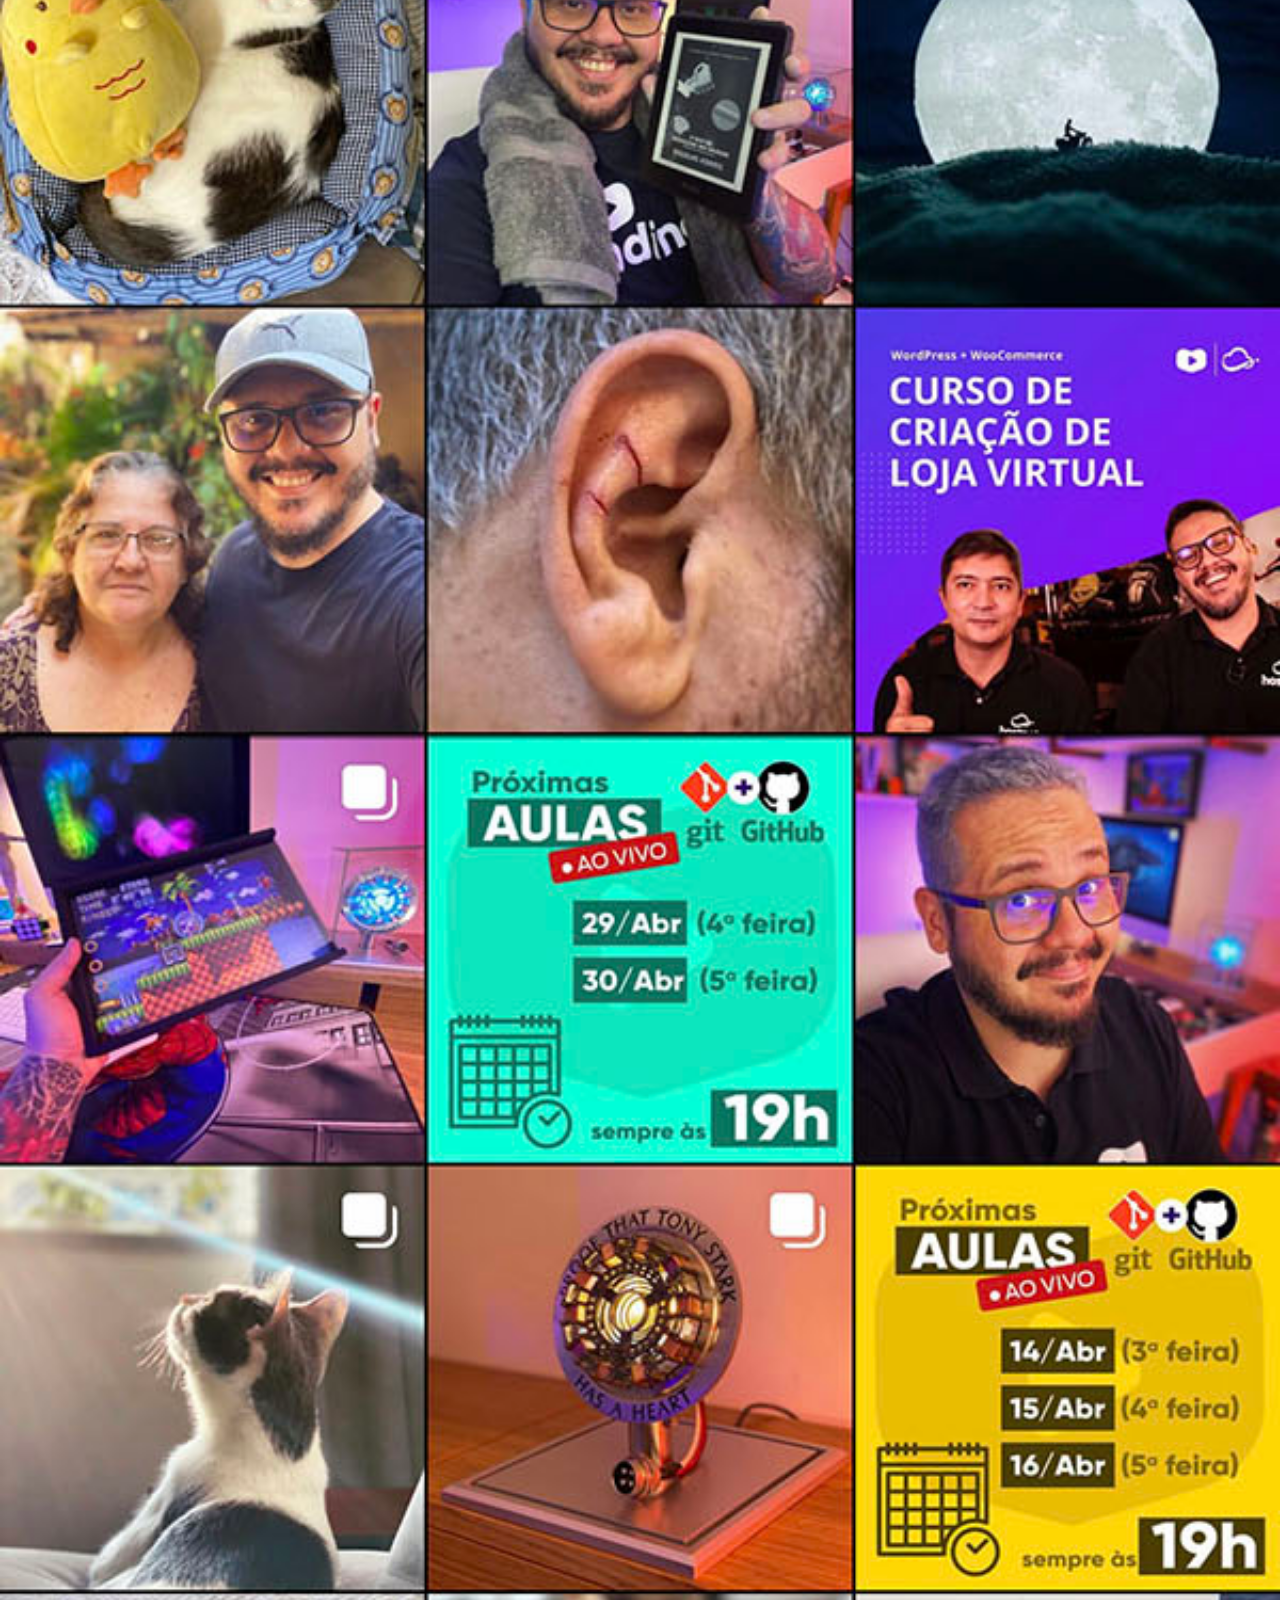
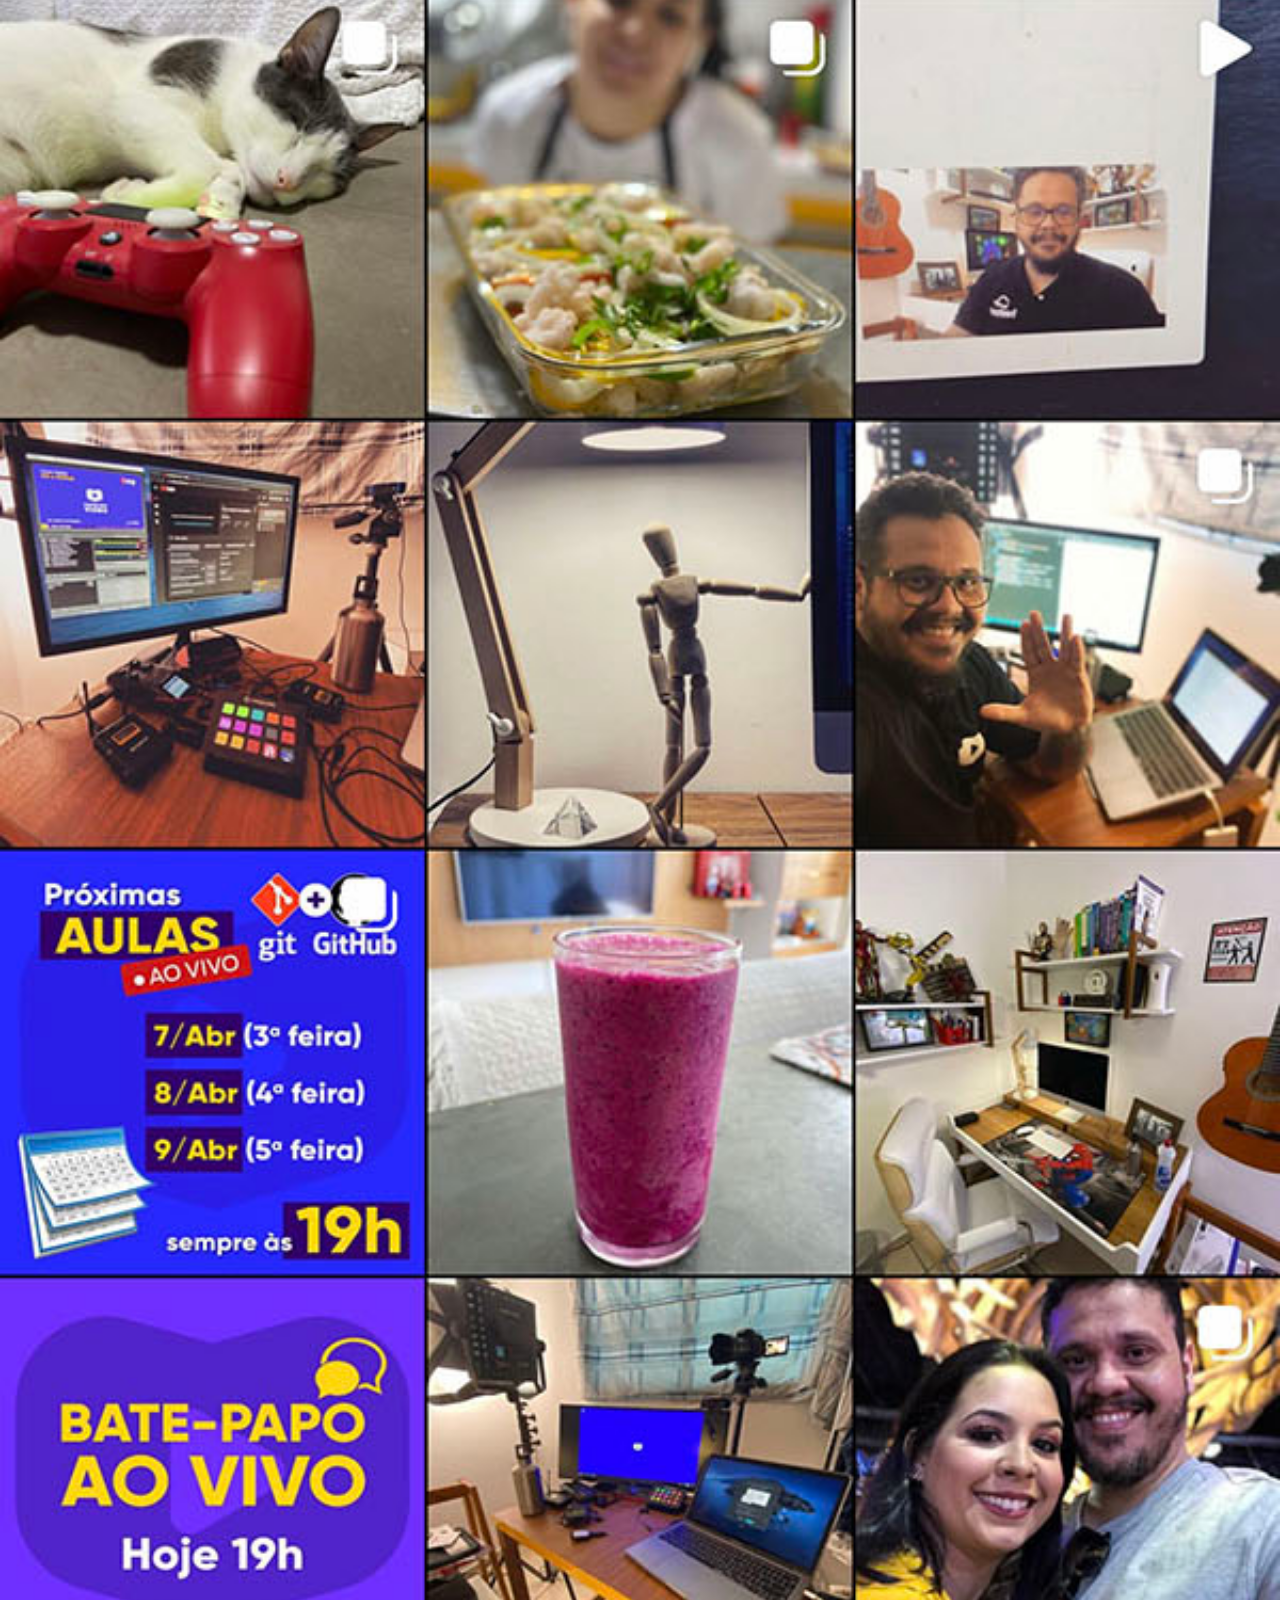
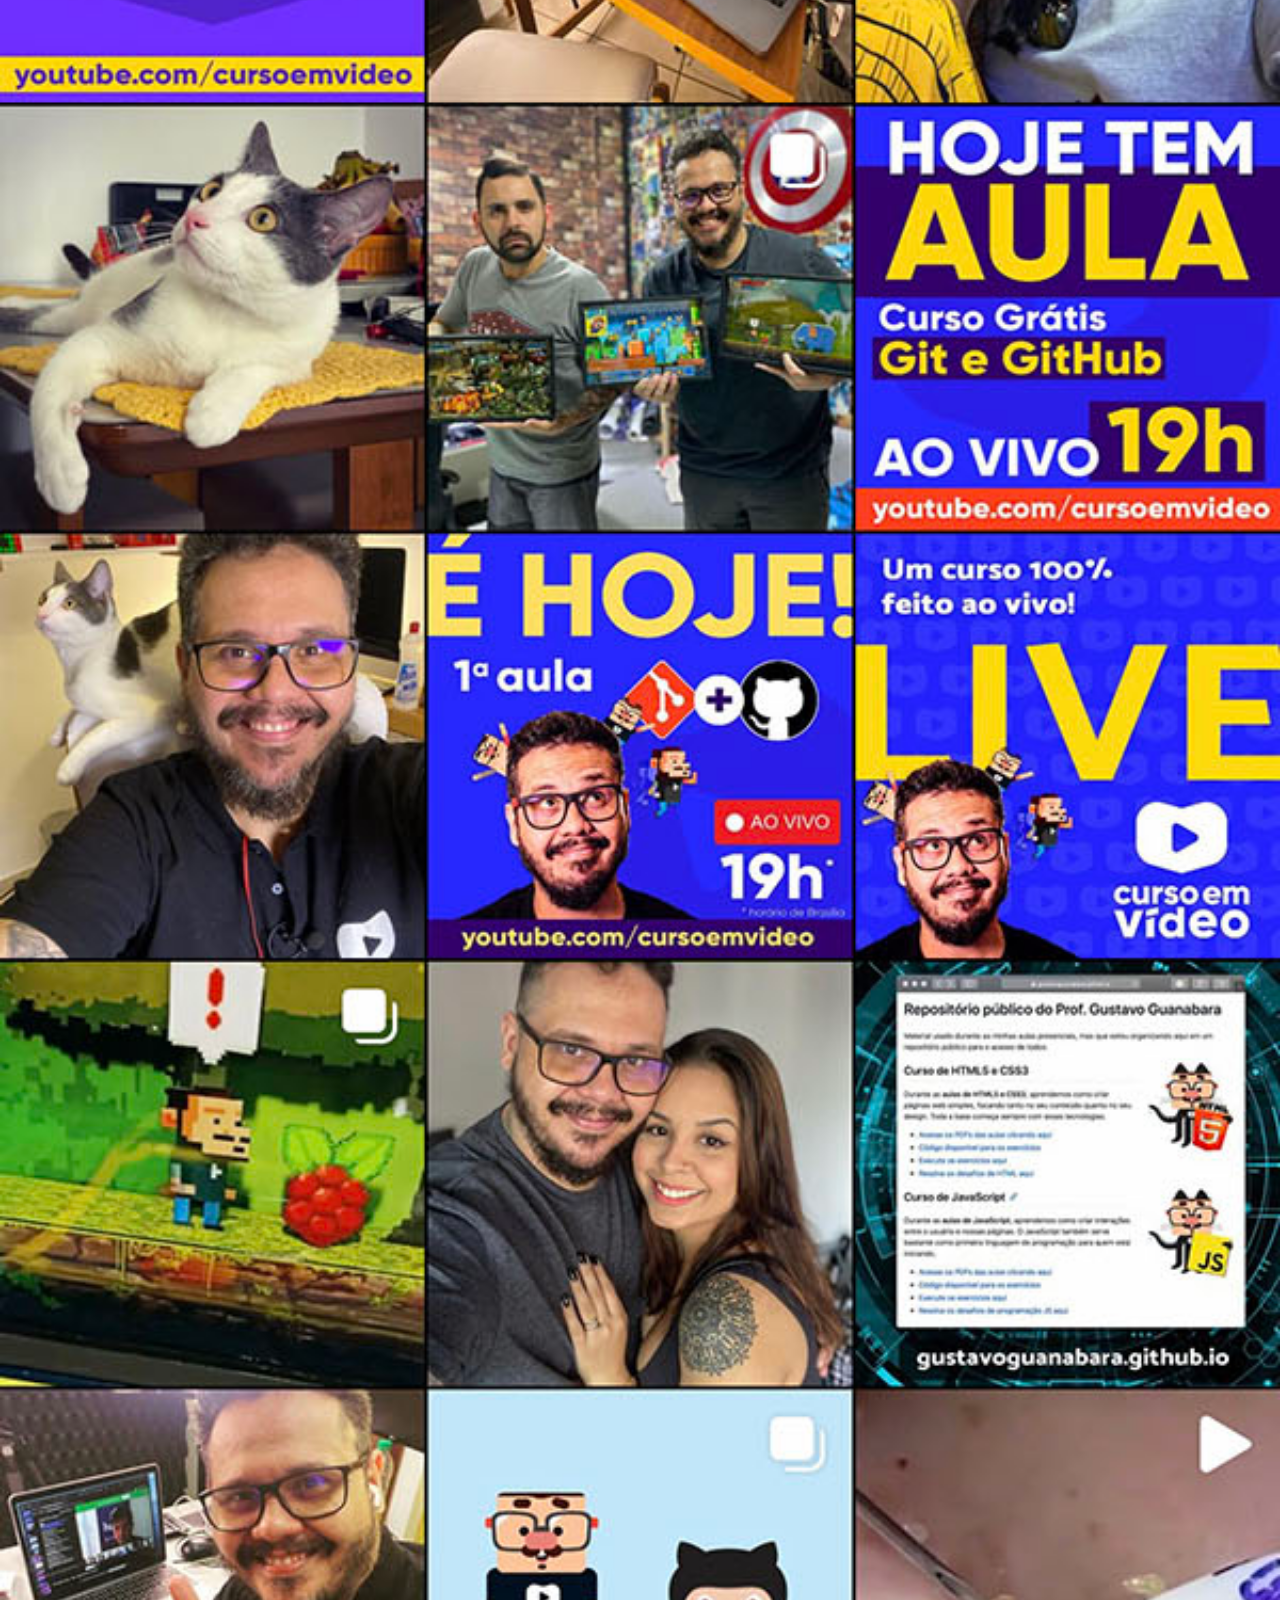
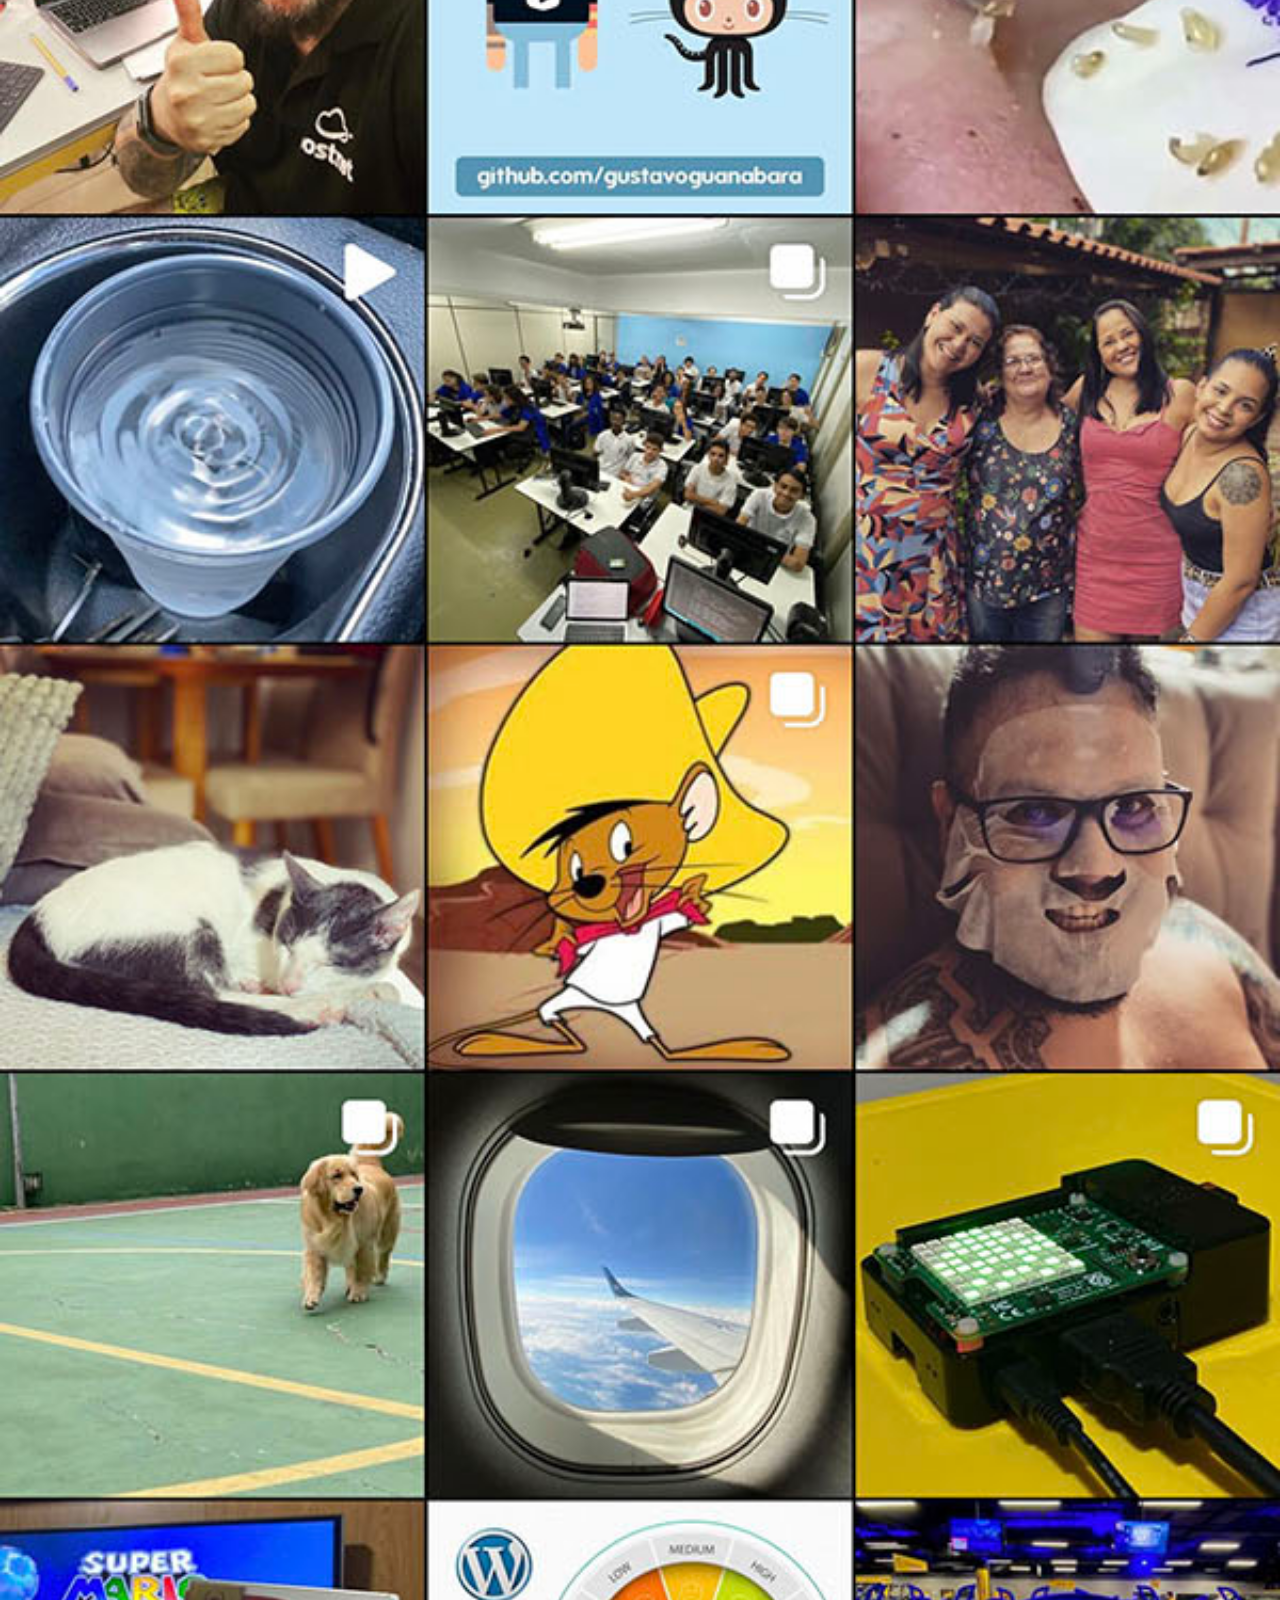
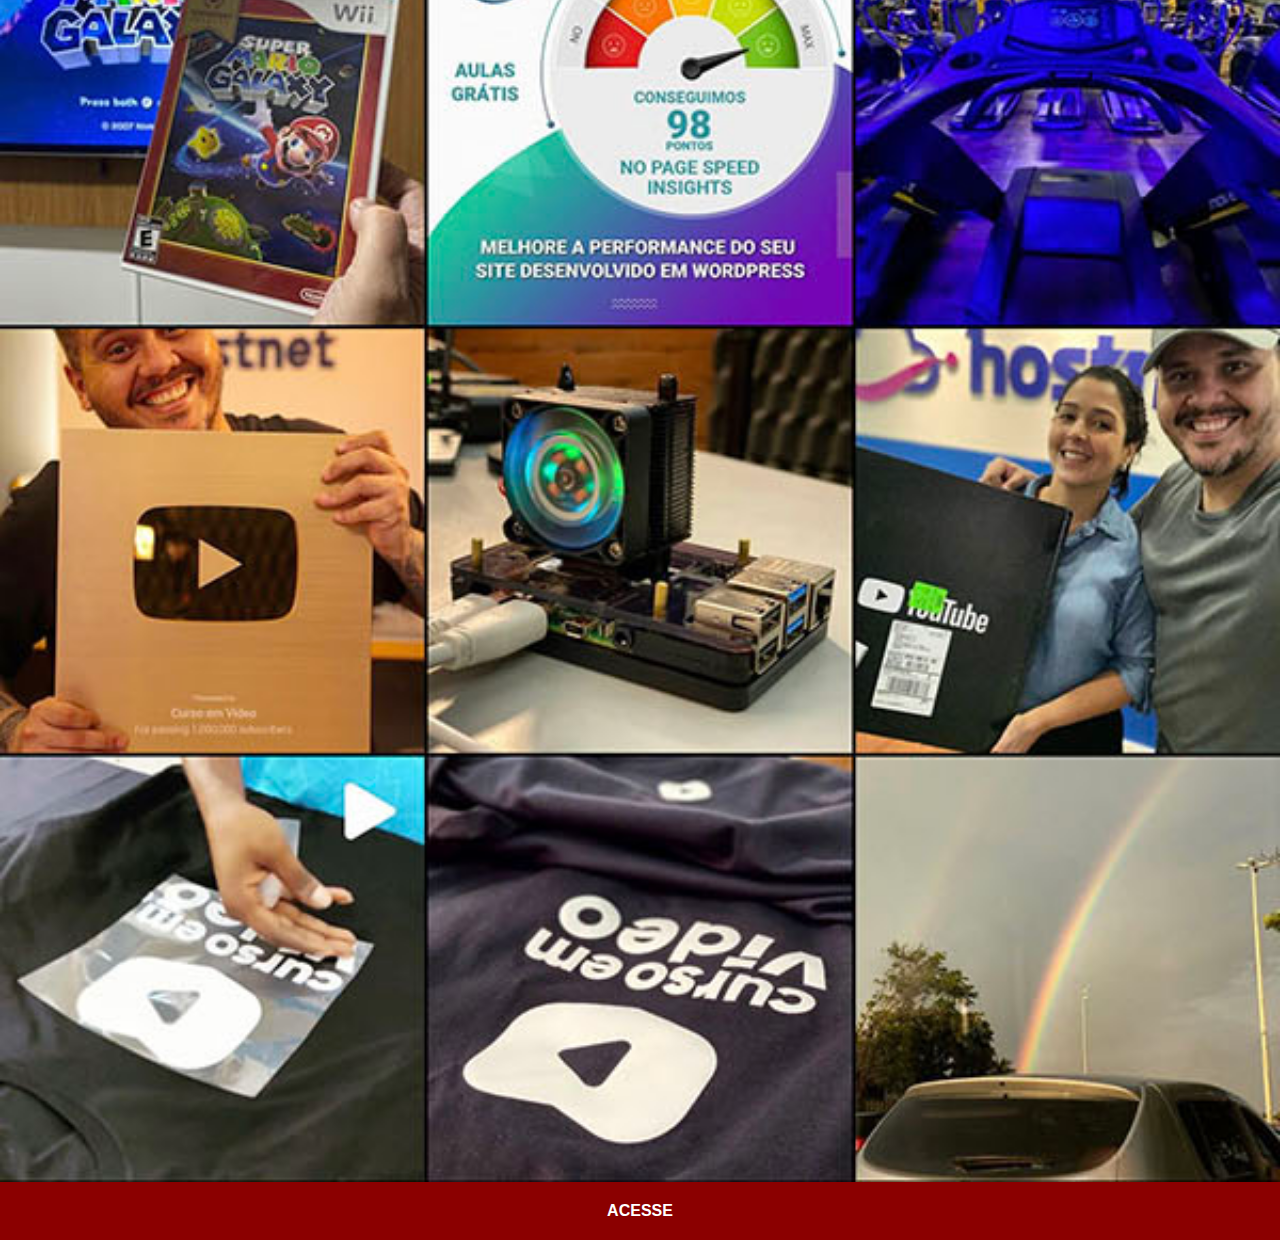
<file: instagram.html>
<!DOCTYPE html>
<html lang="pt-br">
<head>
    <meta charset="UTF-8">
    <meta name="viewport" content="width=device-width, initial-scale=1.0">
    <title>instagram</title>
    <link rel="stylesheet" href="estilos/social.css">
</head>
<body>
    <img src="imagens/tela-instagram.jpg" alt="instagram">
    <a href="https://www.instagram.com/gustavoguanabara/" target="_blank">ACESSE</a>
</body>
</html>
</file>
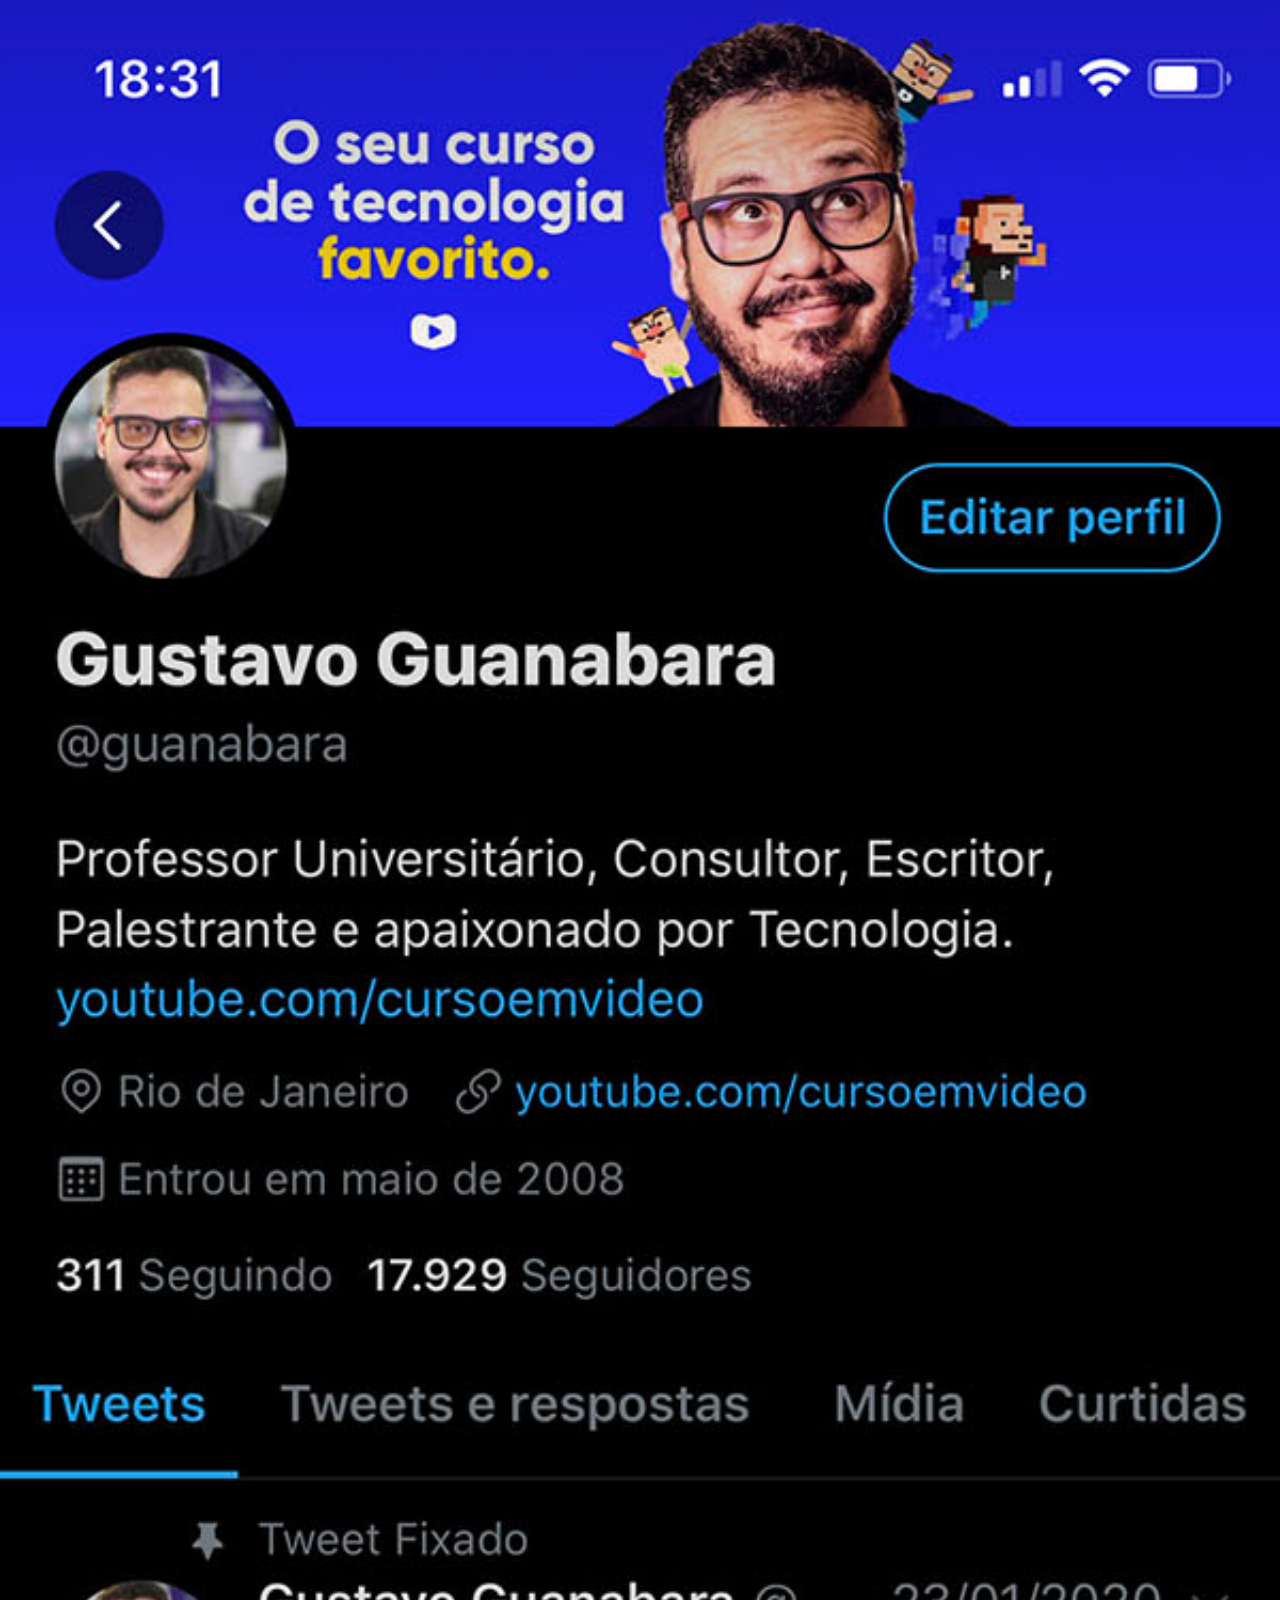
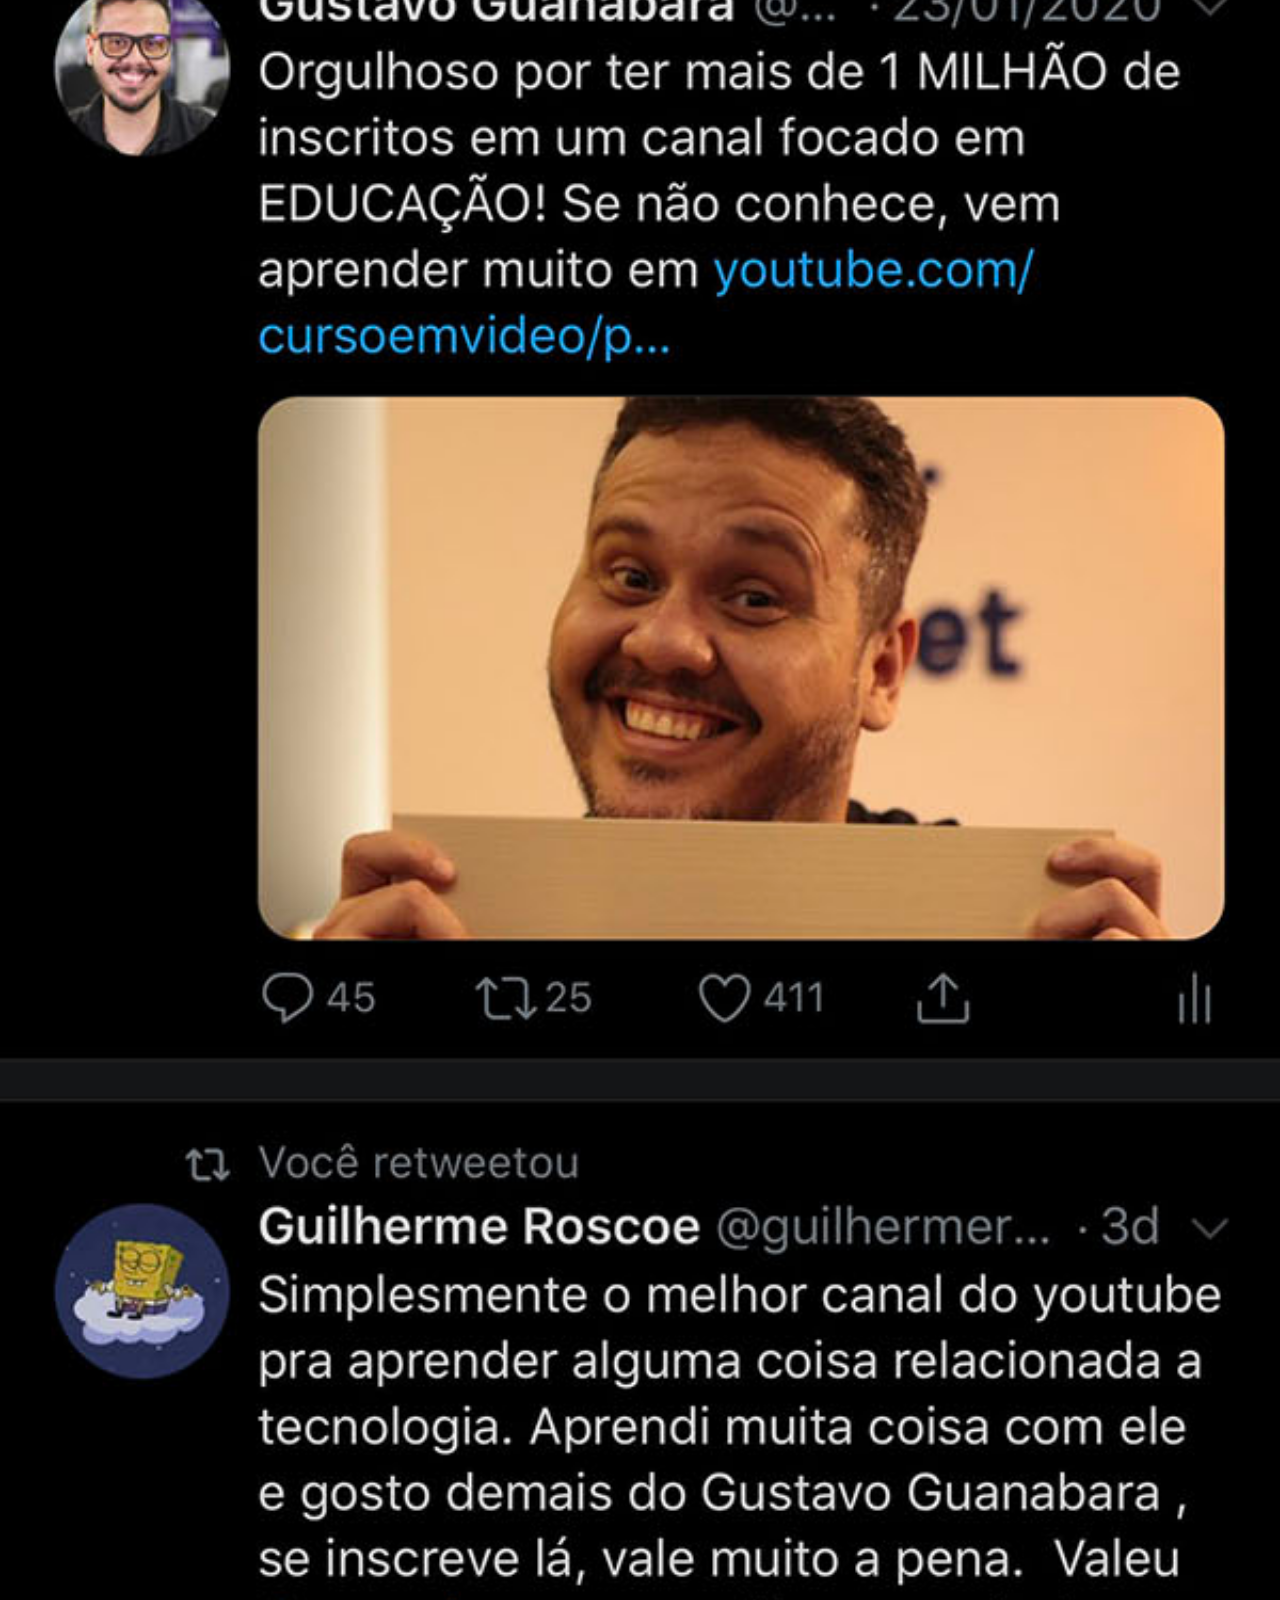
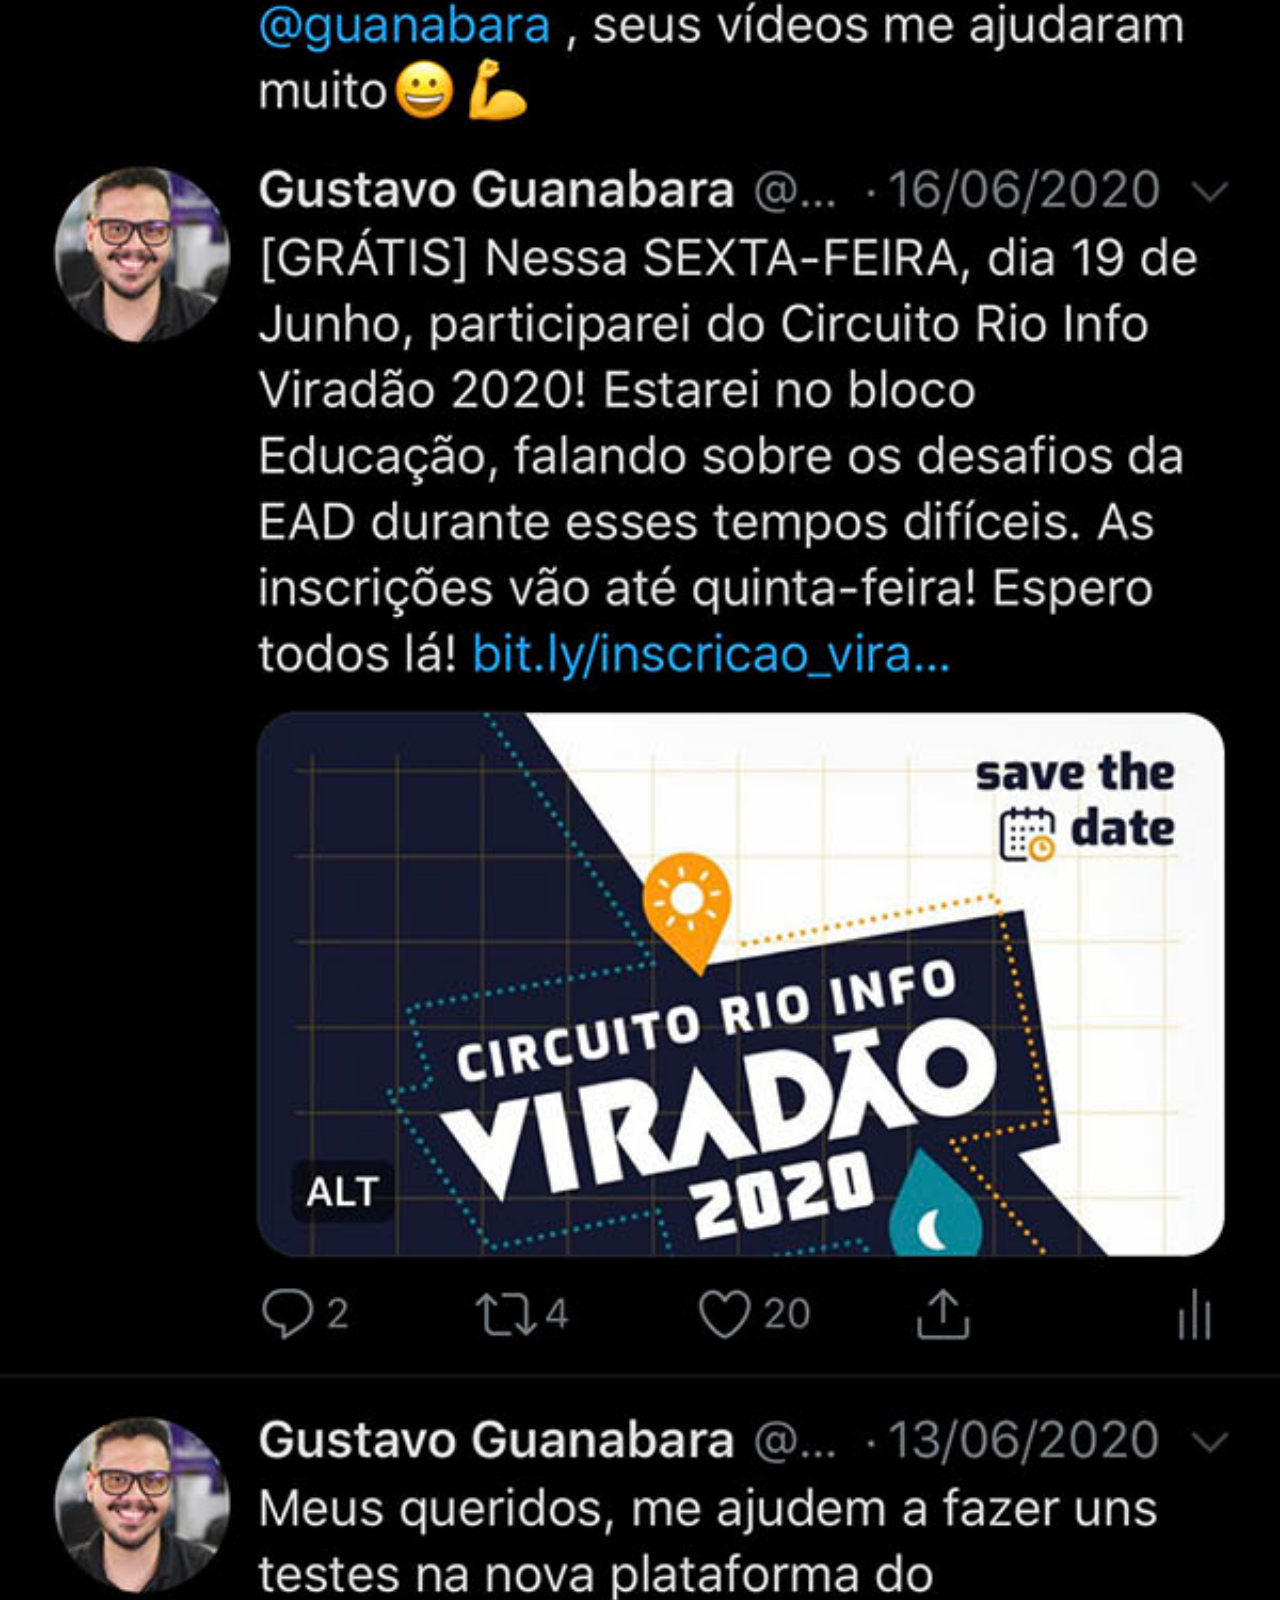
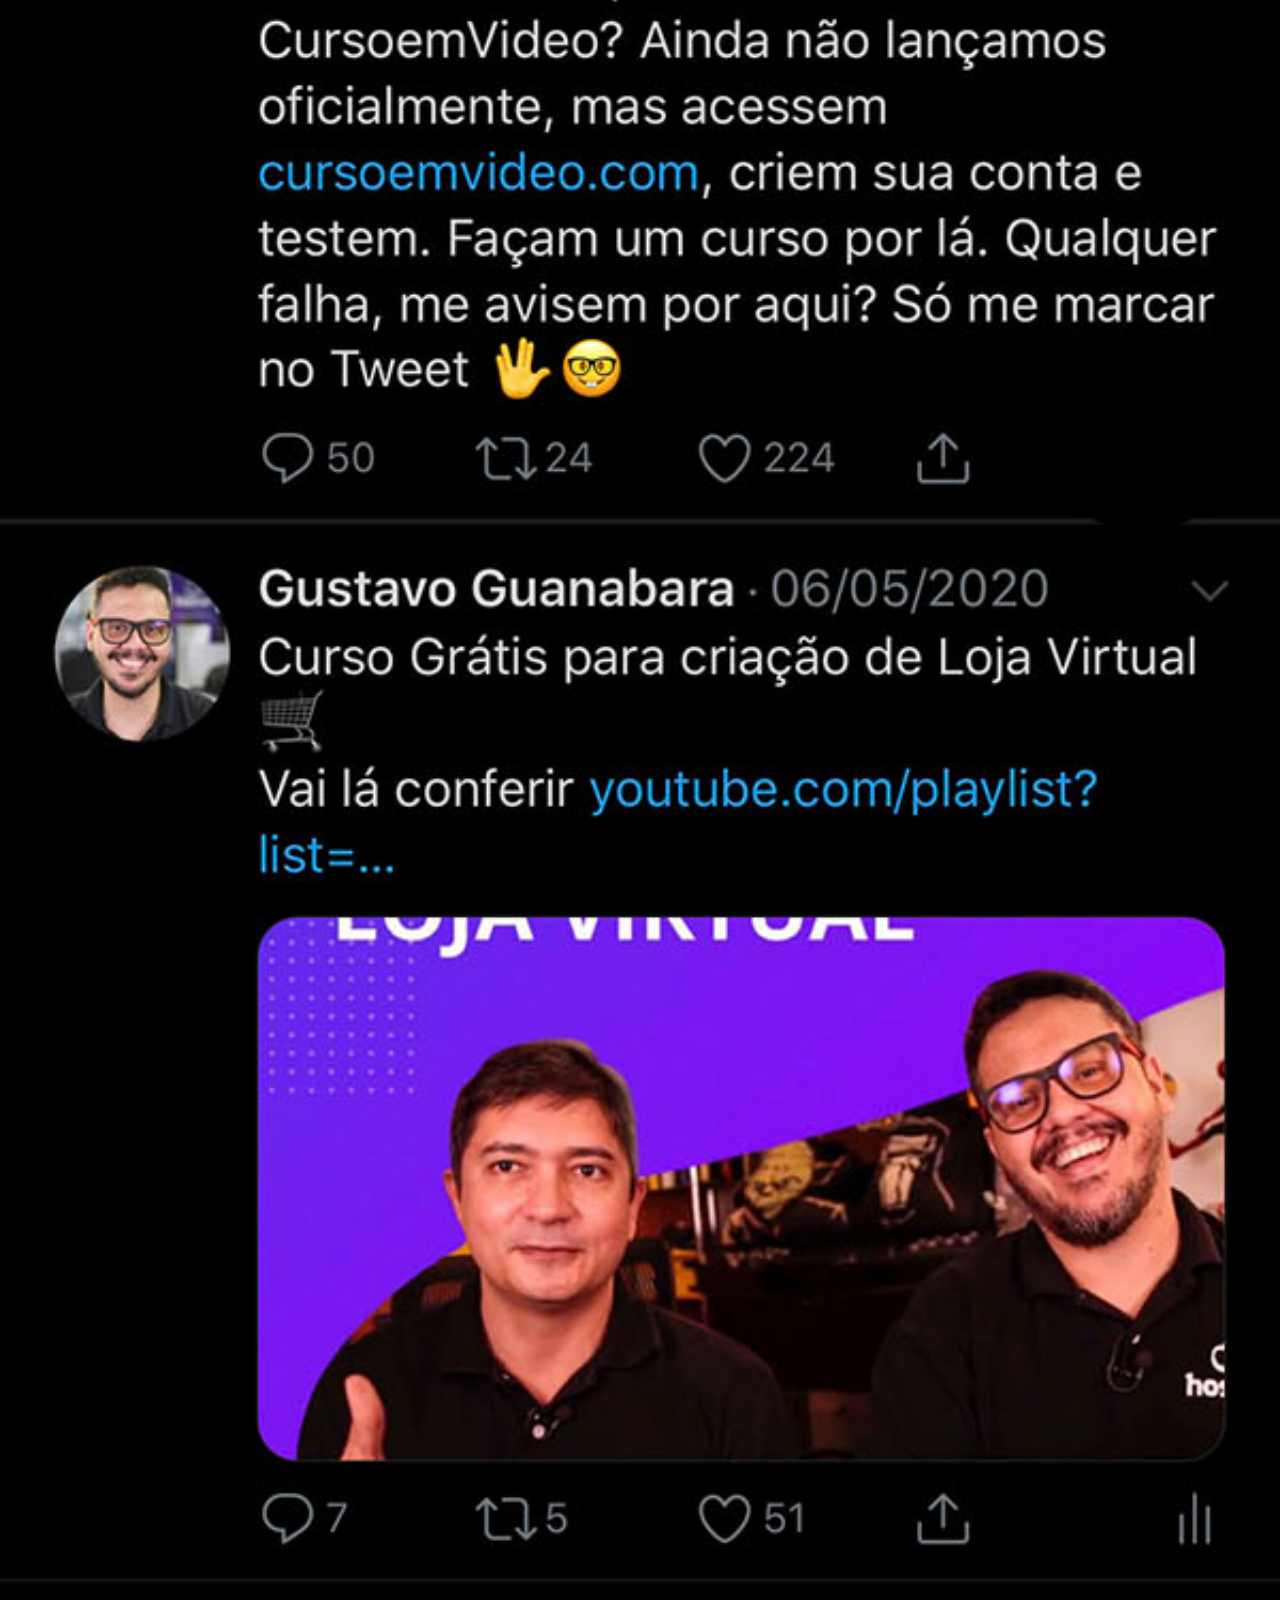
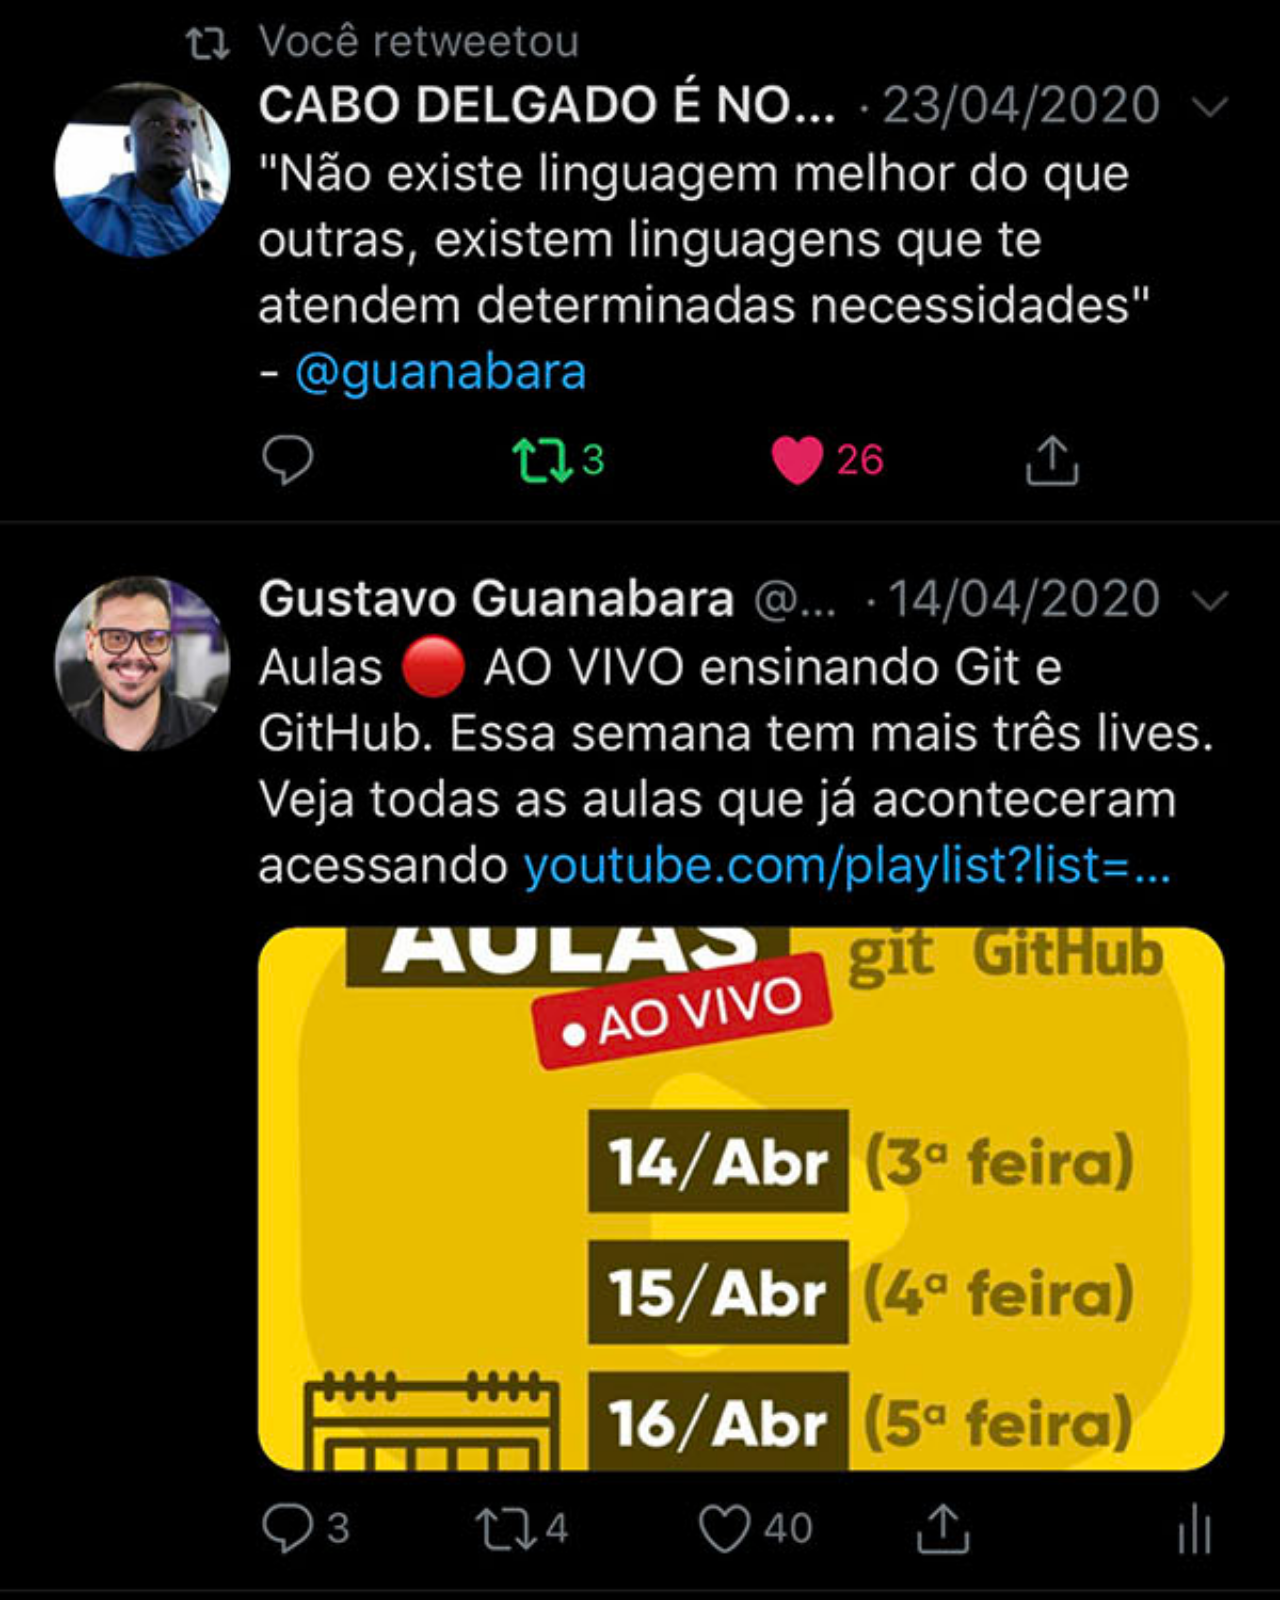
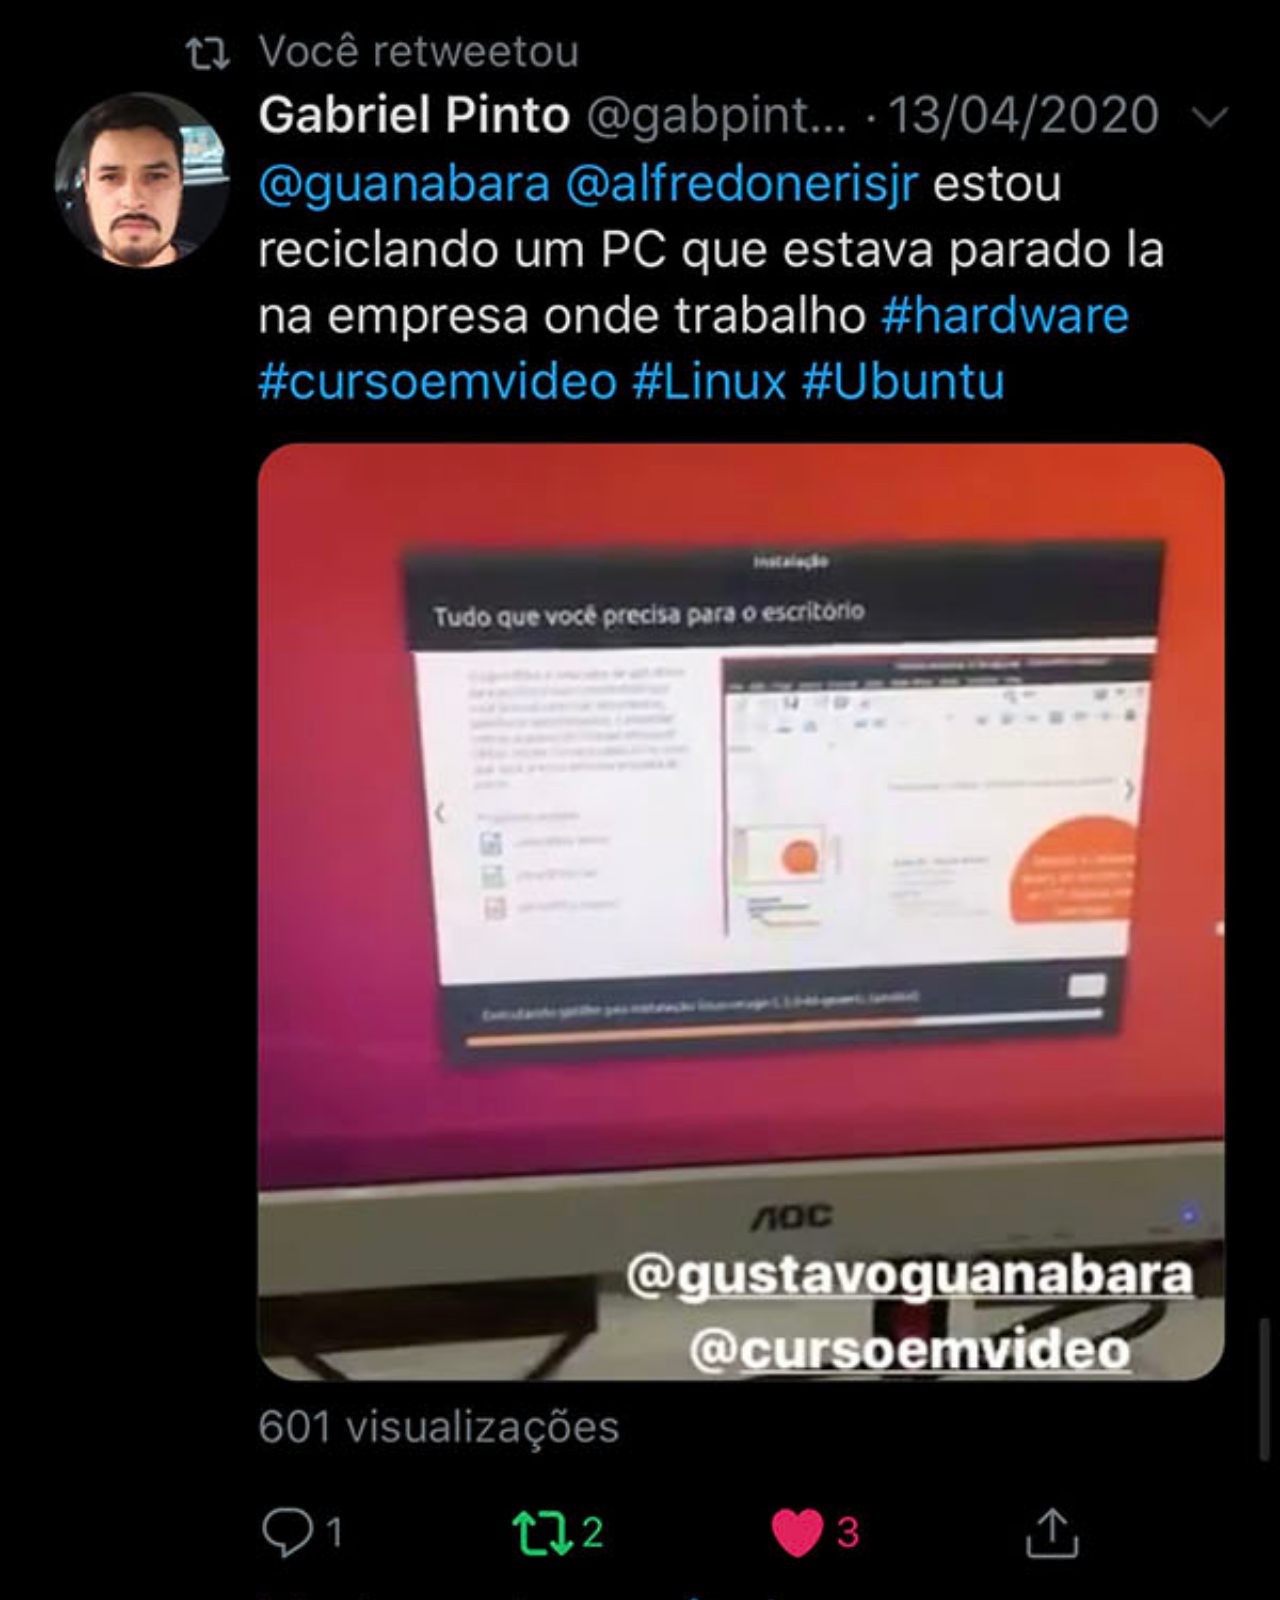
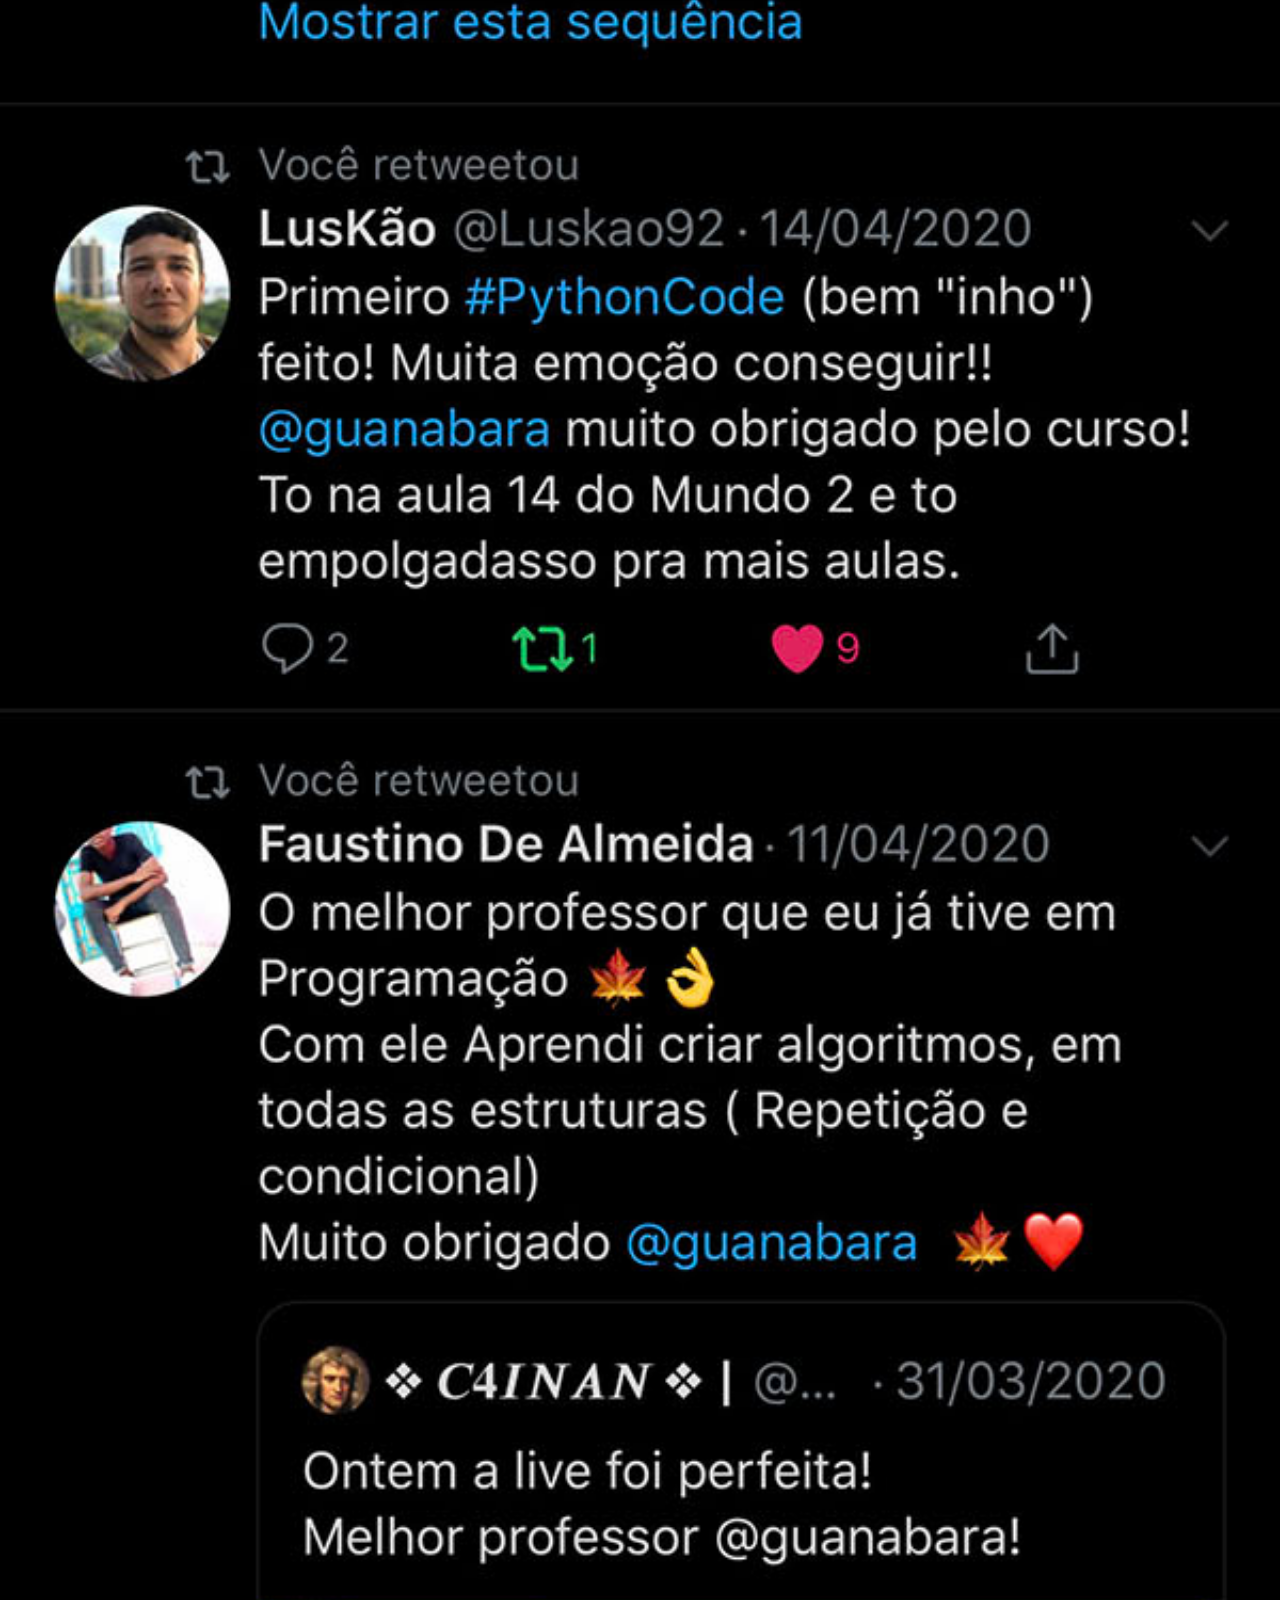
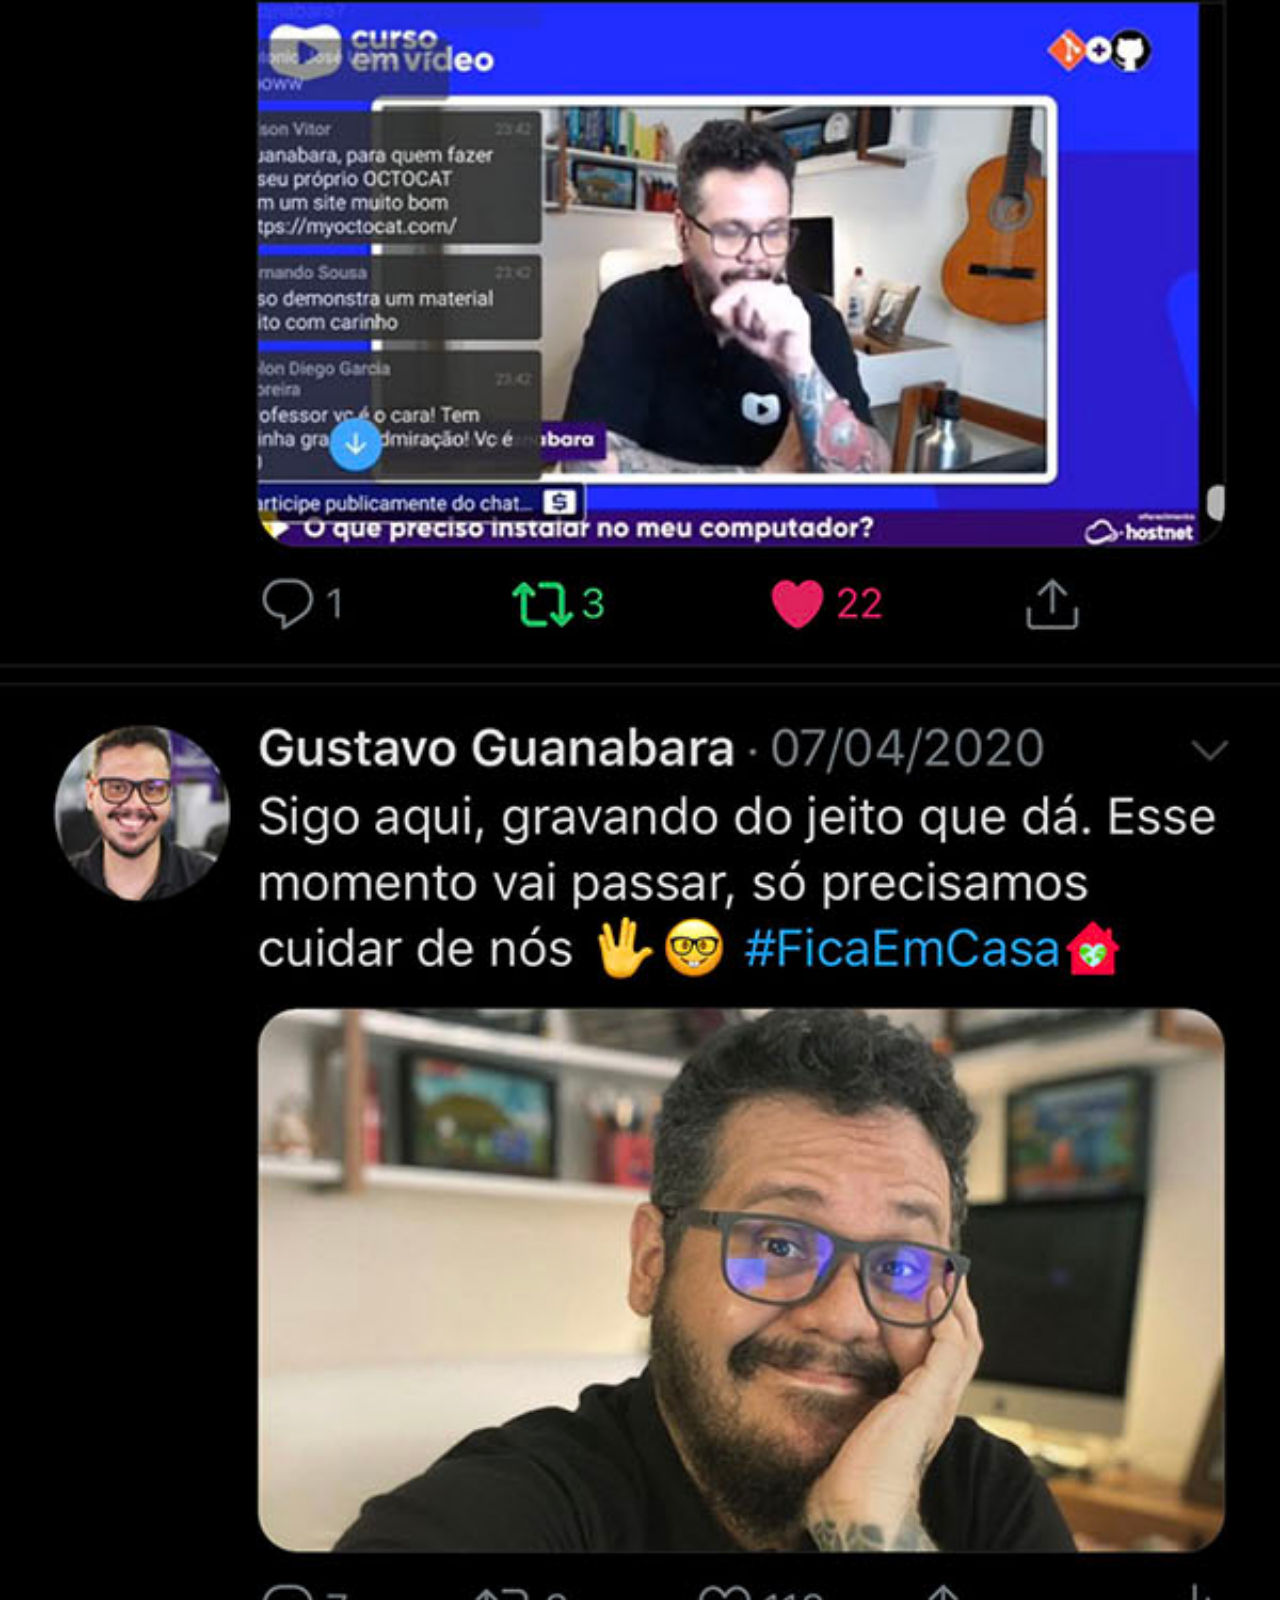
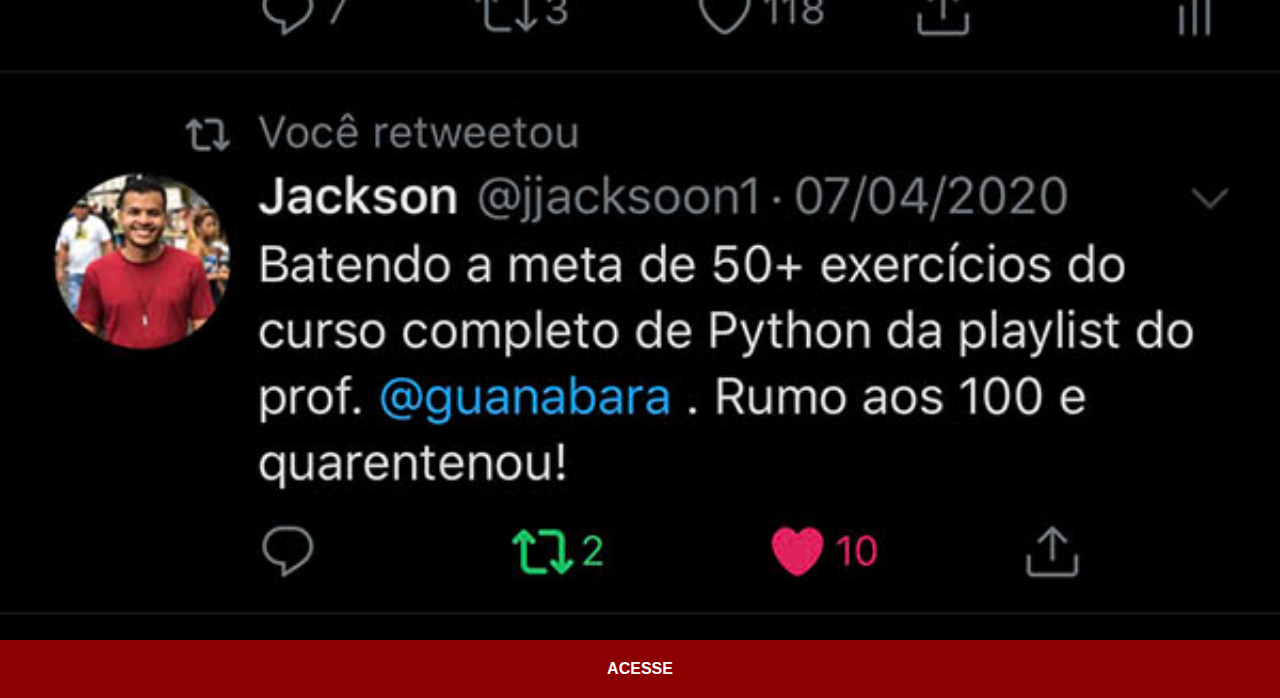
<file: twitter.html>
<!DOCTYPE html>
<html lang="pt-br">
<head>
    <meta charset="UTF-8">
    <meta name="viewport" content="width=device-width, initial-scale=1.0">
    <title>twitter</title>
    <link rel="stylesheet" href="estilos/social.css">
</head>
<body>
    <img src="imagens/tela-twitter.jpg" alt="twitter">
    <a href="https://x.com/guanabara" target="_blank">ACESSE</a>
</body>
</html>
</file>
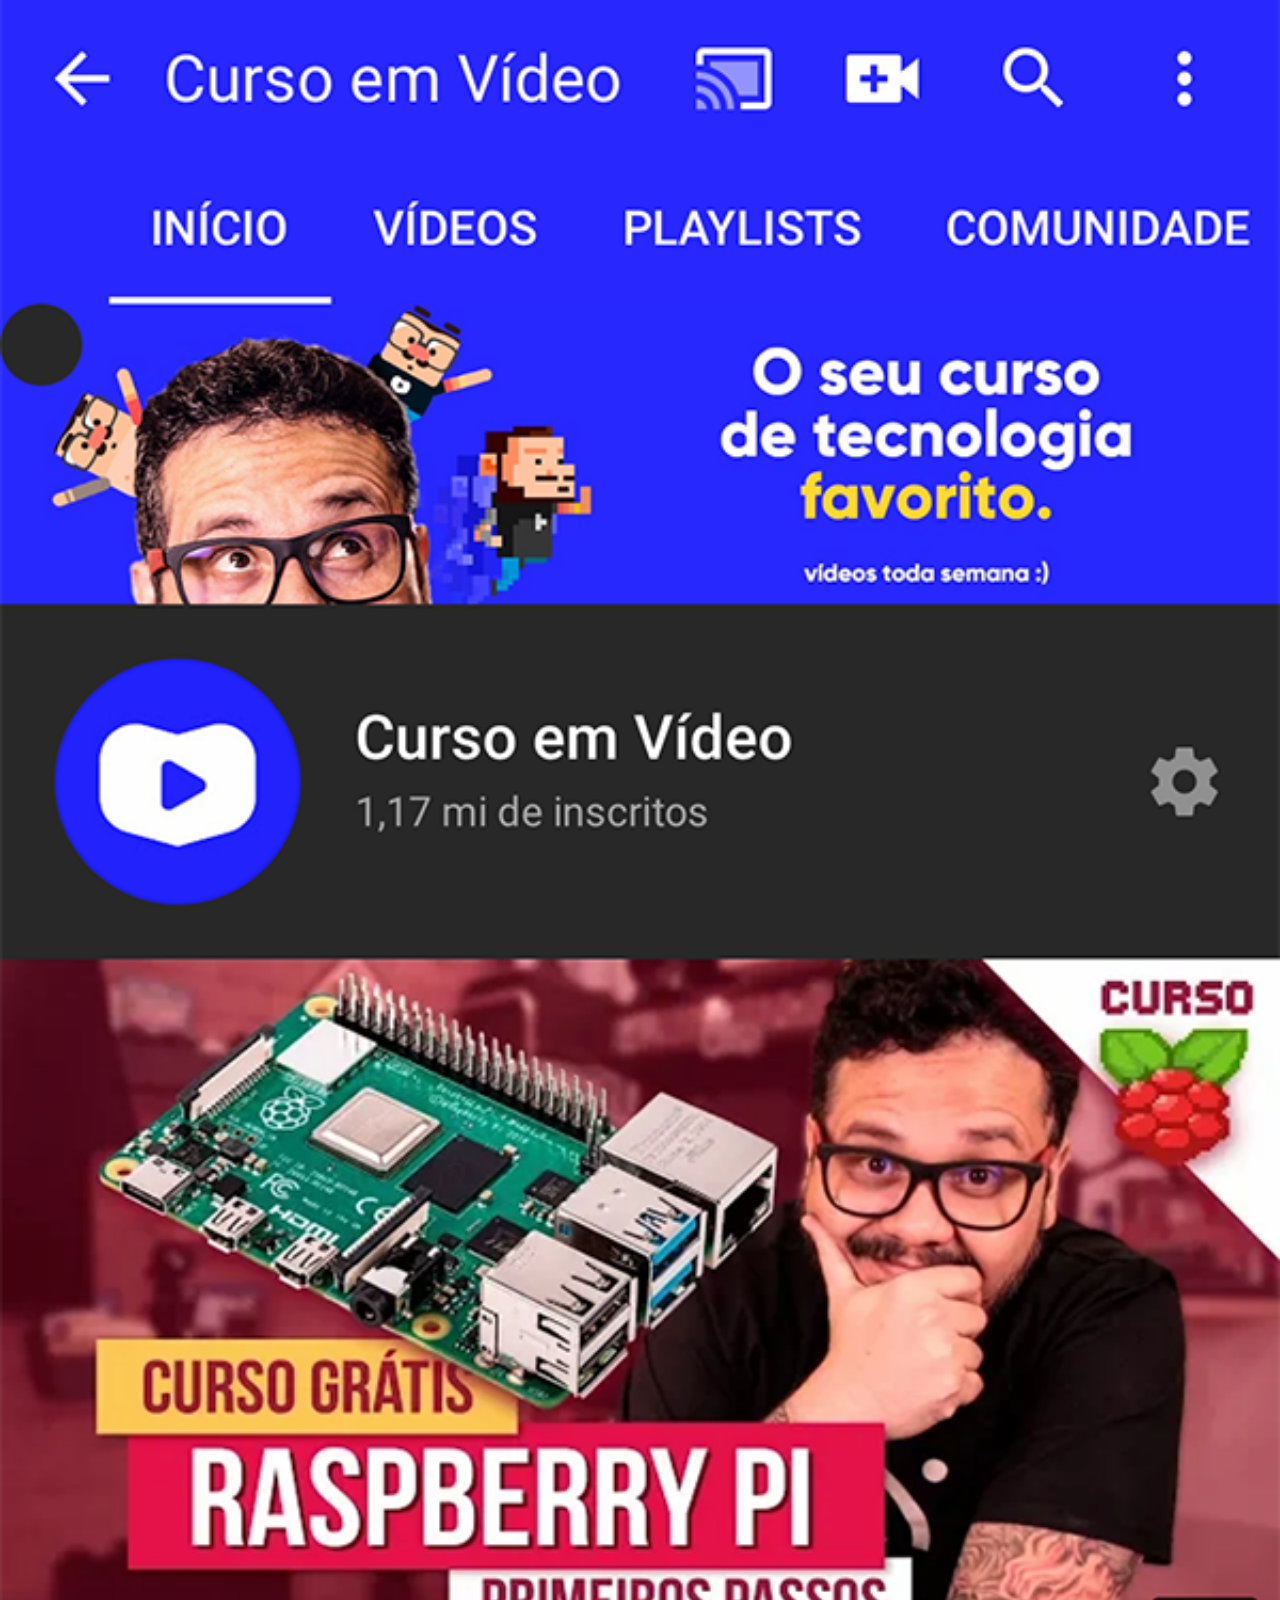
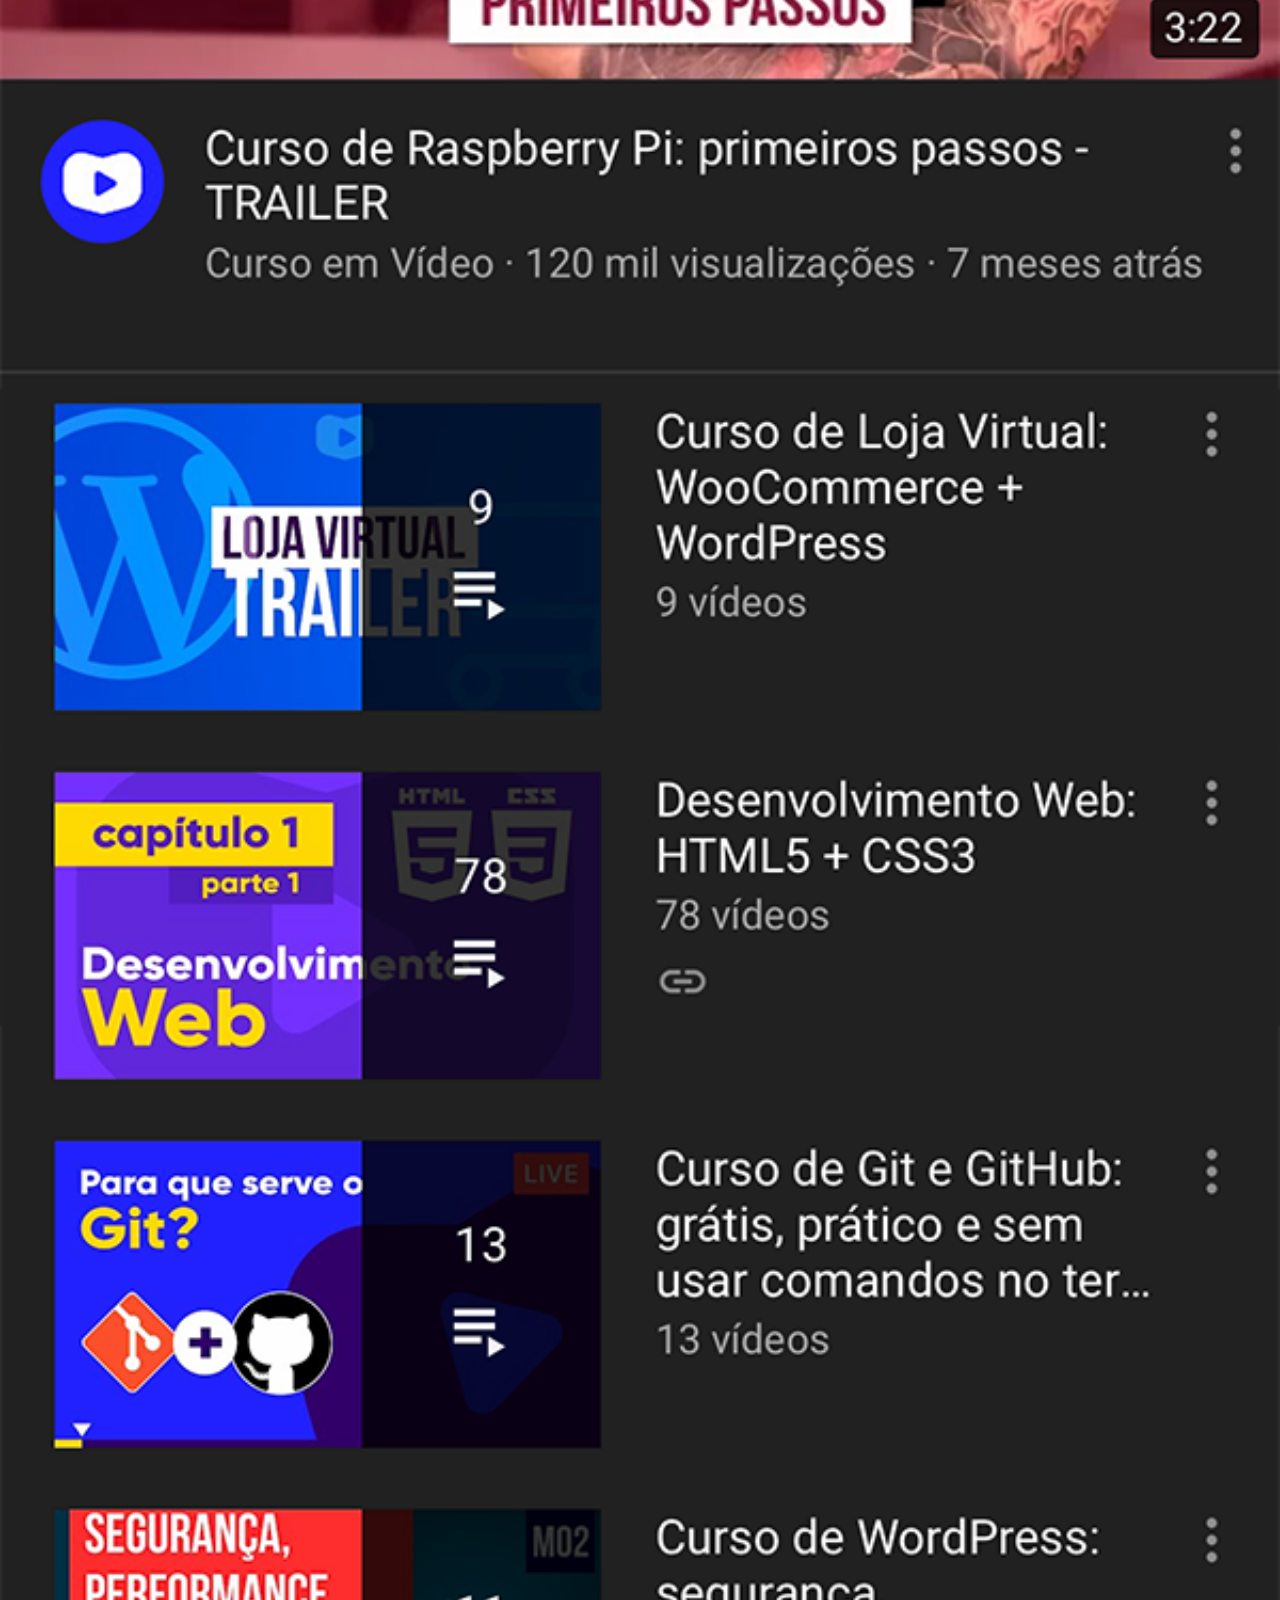
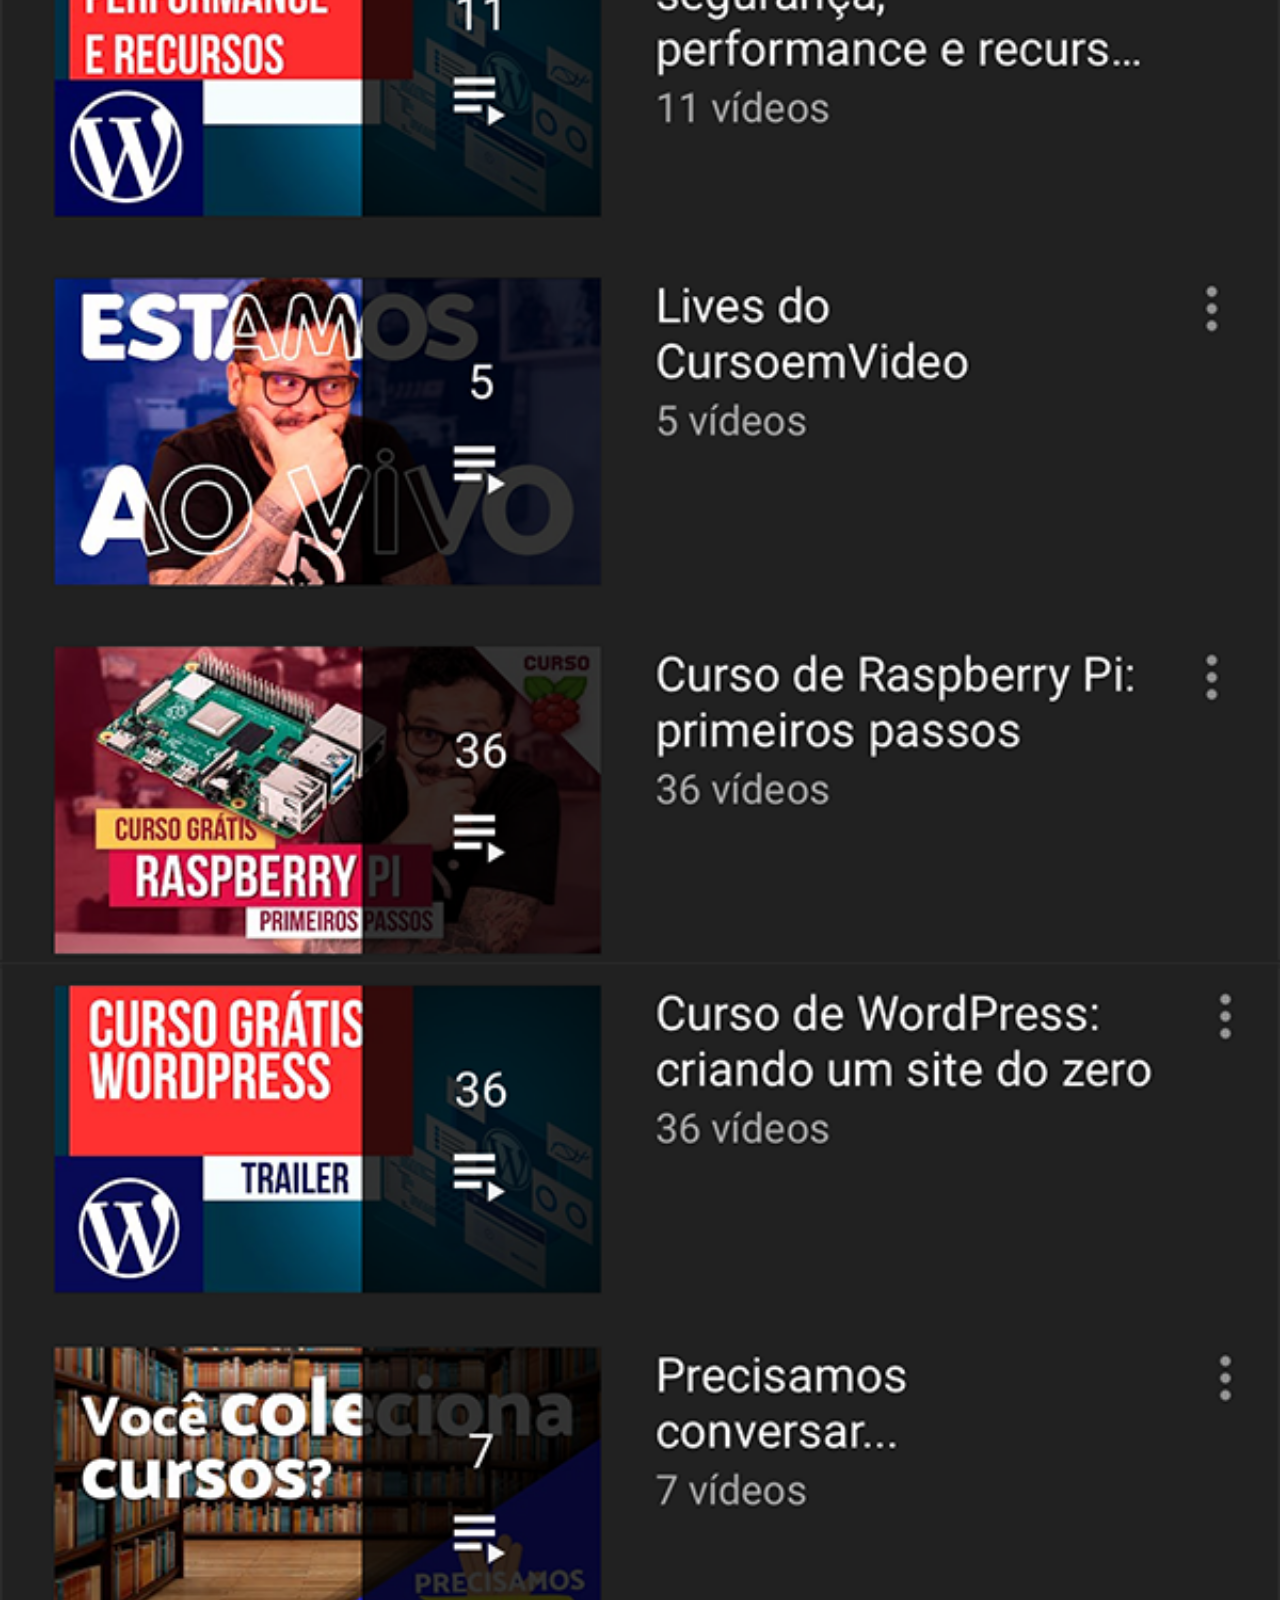
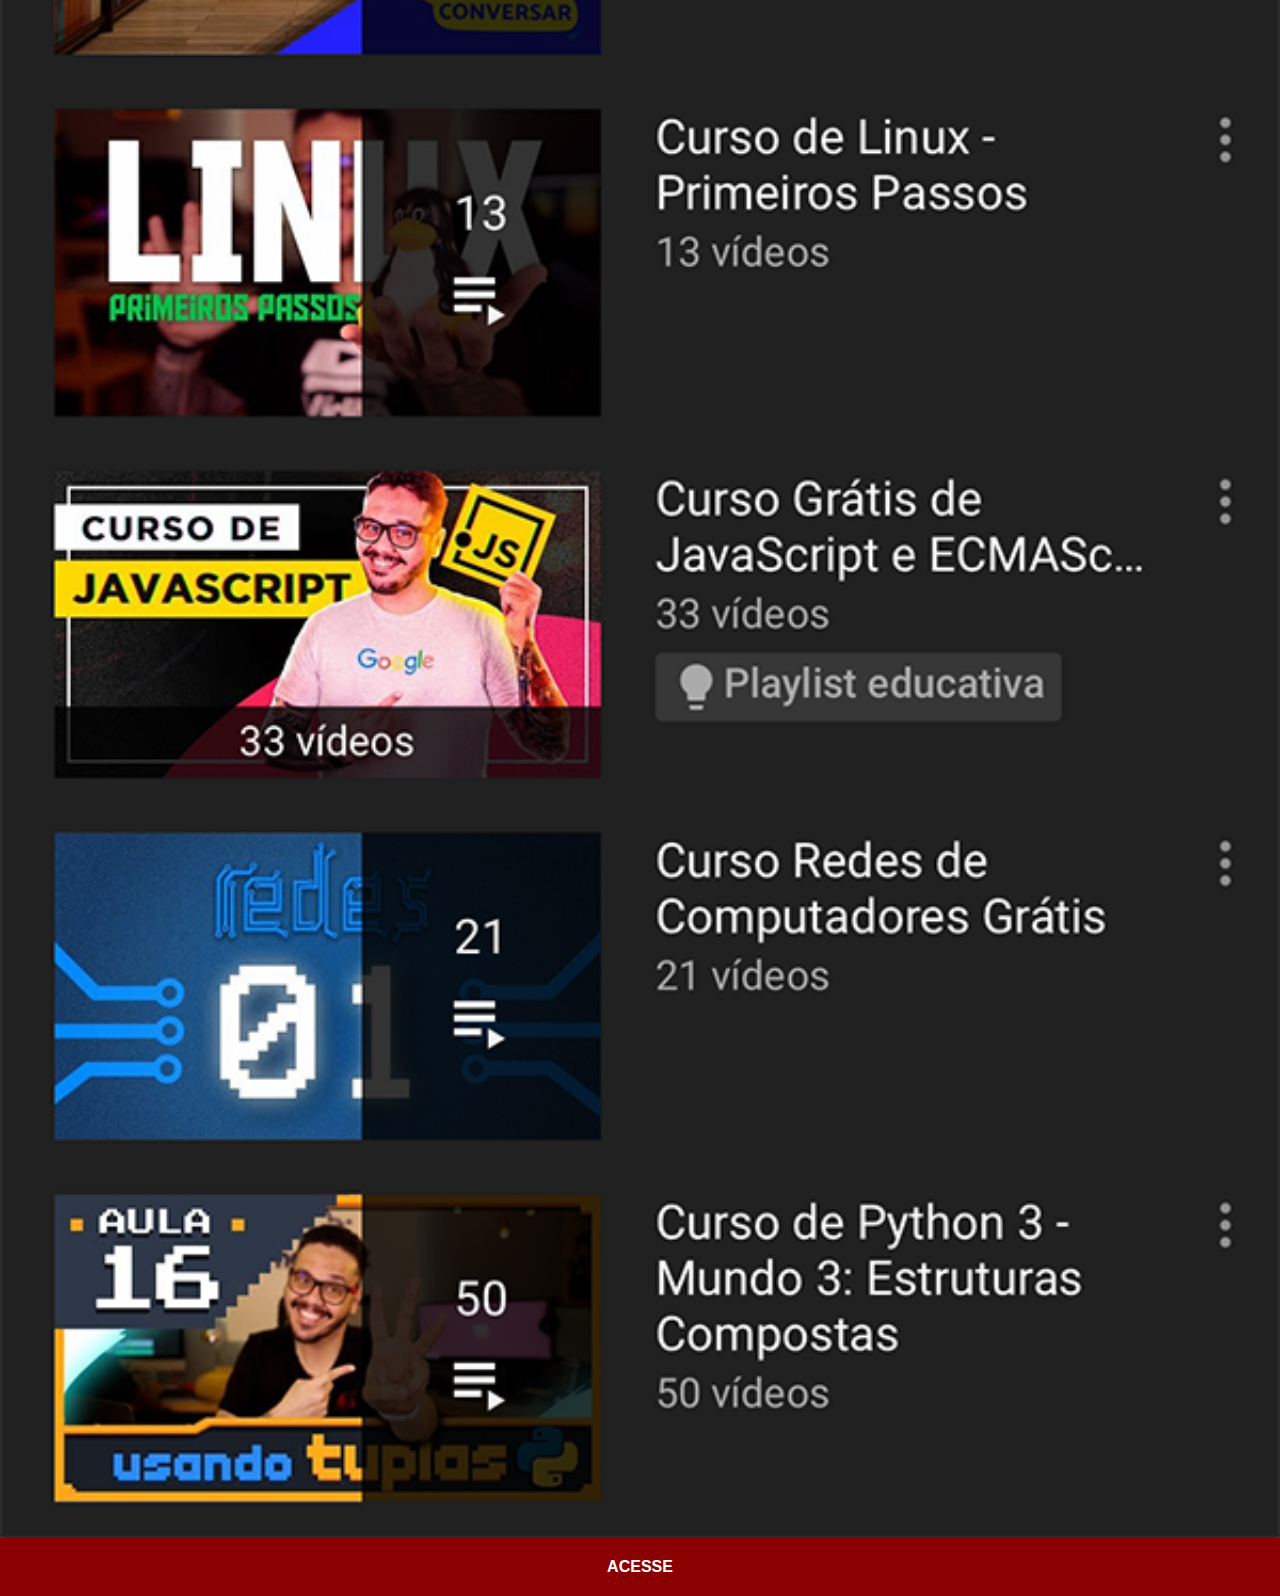
<file: youtube.html>
<!DOCTYPE html>
<html lang="pt-br">
<head>
    <meta charset="UTF-8">
    <meta name="viewport" content="width=device-width, initial-scale=1.0">
    <title>youtube</title>
    <link rel="stylesheet" href="estilos/social.css">
</head>
<body>
    <img src="imagens/tela-youtube.png" alt="youtube">
    <a href="https://www.youtube.com/c/CursoemV%C3%ADdeo/playlists" target="_blank">ACESSE</a>
</body>
</html>
</file>
<file: estilos/style.css>
@charset "UTF-8";

*{
    margin: 0%;
    padding: 0%;
    font-family: Arial, Helvetica, sans-serif;

}
html,body{
    height: 100vh;
    width: 100vw;
    background-color: black;
}
body{
    background: url(../imagens/fundo-madeira.jpg)no-repeat top center;
    background-size: cover;
    background-attachment: fixed;
}
main{
    height: 100vh;
    position: relative;
}
section#telefone{
    position: absolute;
    top: 50%;
    left: 50%;
    transform: translate(-50%, -50%);

    height: 951px;
    width: 520px;
    background-color: blue;
    background:url('../imagens/Daco_5347290.png');
    
}
iframe#tela{
    position: relative;
    top: 90px;
    left: 73px;
    width: 375px;
    height: 737px;
    border-radius:5px;
}
section#redes-sociais img {
    width: 85px;
    margin: 12px;
    border-radius: 50px;
    box-shadow: 2px 2px 2px 2px rgba(0, 0, 0, 0.466);

}
section#redes-sociais img:hover{
    border: 2px solid rgba(128, 128, 128, 0.63);
    transform: translate(-3px,-3px);
    box-shadow: 5px 5px 10px rgba(0, 0, 0, 0.705);
    transition: transform .5s, border 2s;
}
</file>
<file: estilos/social.css>
@charset "UTF-8";




   * {
        margin: 0px;
        padding: 0px;
        font-family: 'Franklin Gothic Medium', 'Arial Narrow', Arial, sans-serif;
    }
    img{
    width: 100vw;
    display: block;
    
    }
    ::-webkit-scrollbar{
        width: 0px;
        height: 0px;
    }
    a{
    
        display: block;
        background-color: darkred;
        padding: 20px;
        color: white;
        text-align: center;
        font-weight: bolder;
        text-decoration: none;
        margin: 0%;
        
    }
    a:hover{
        background-color: red;
    }
</file>
